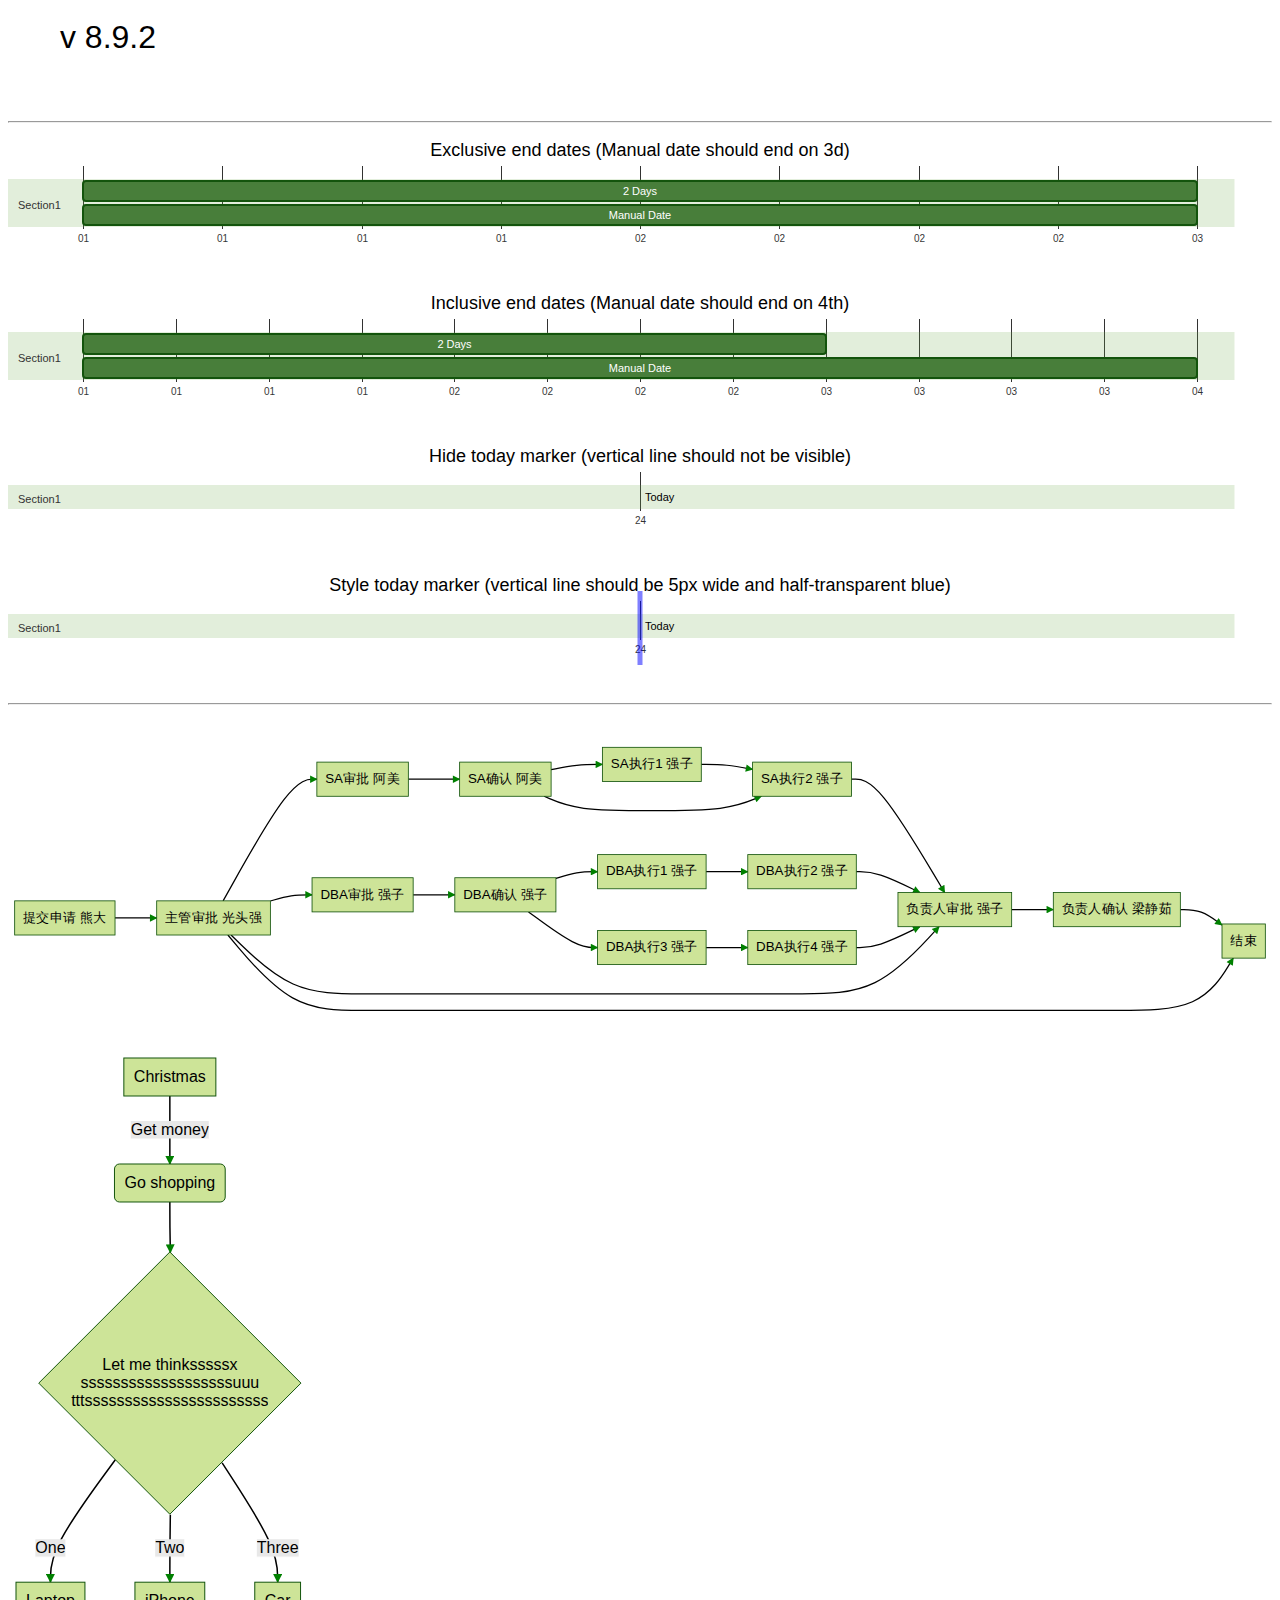
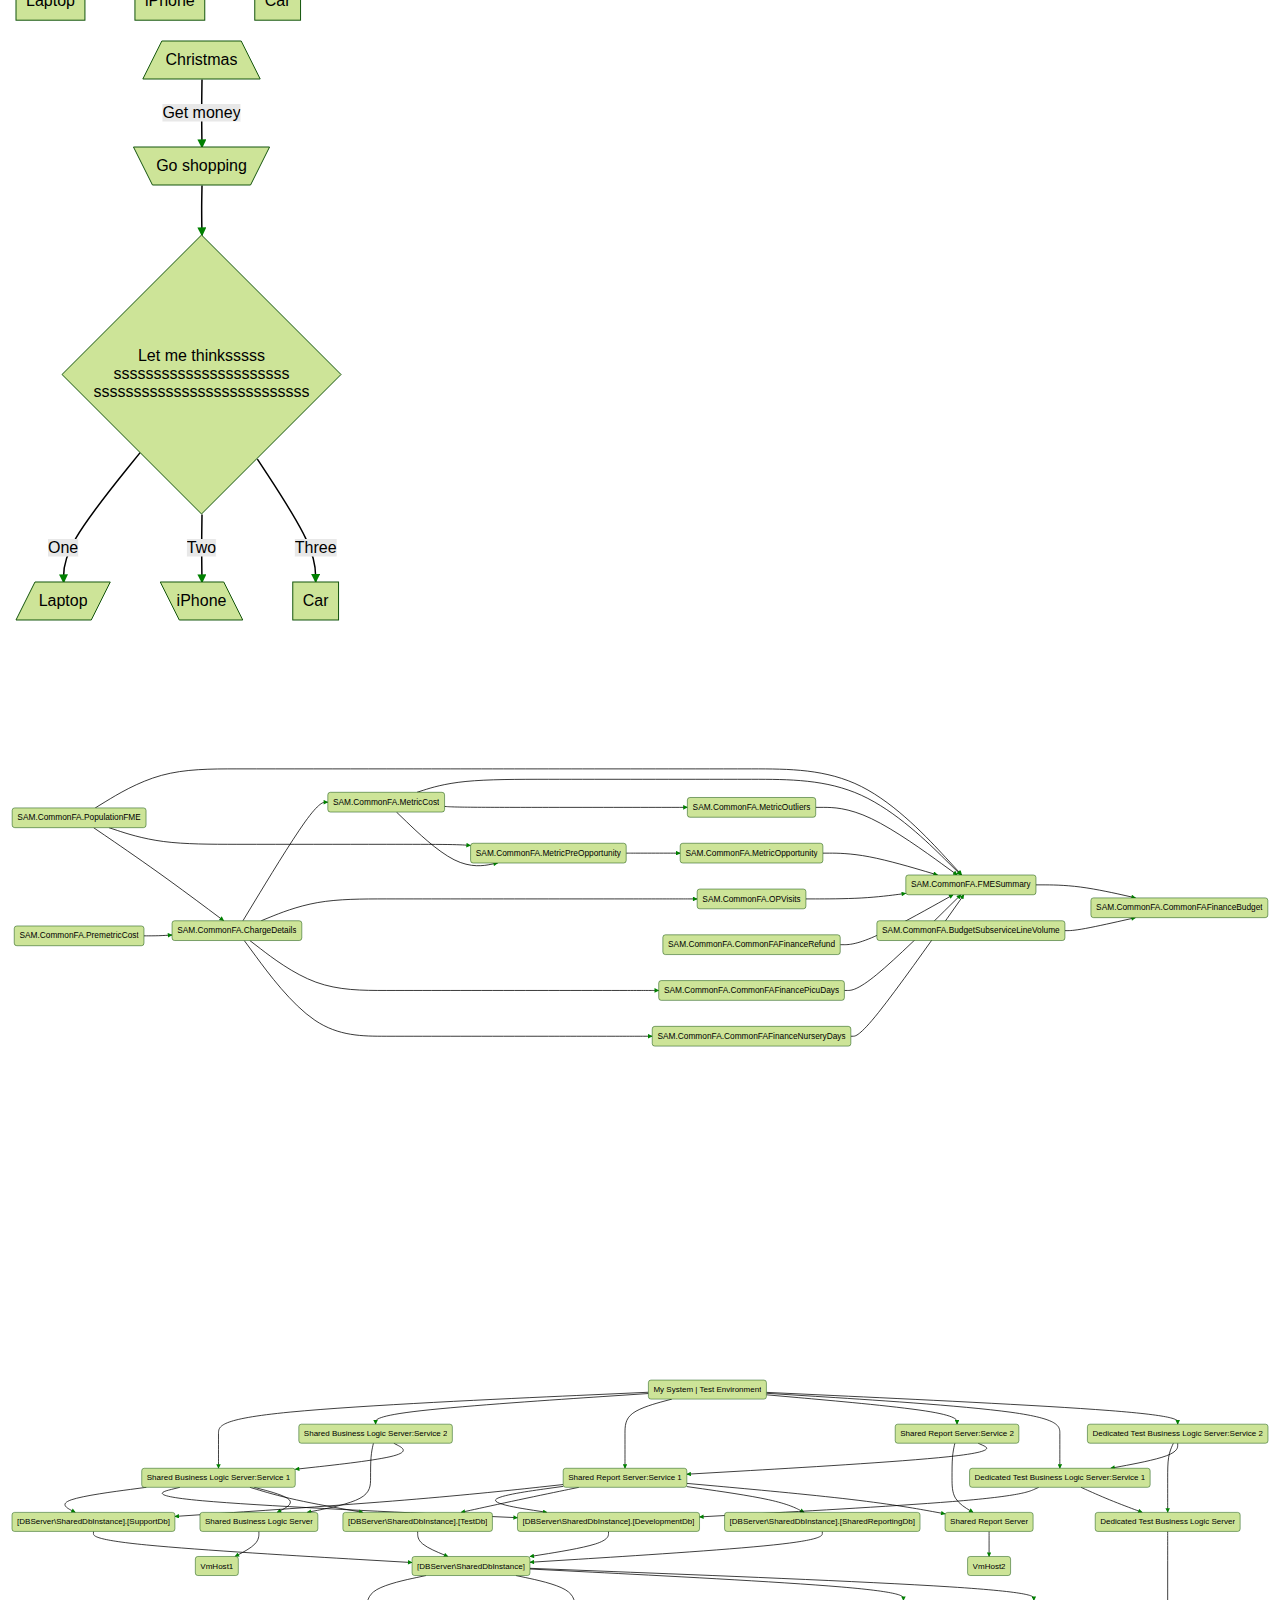
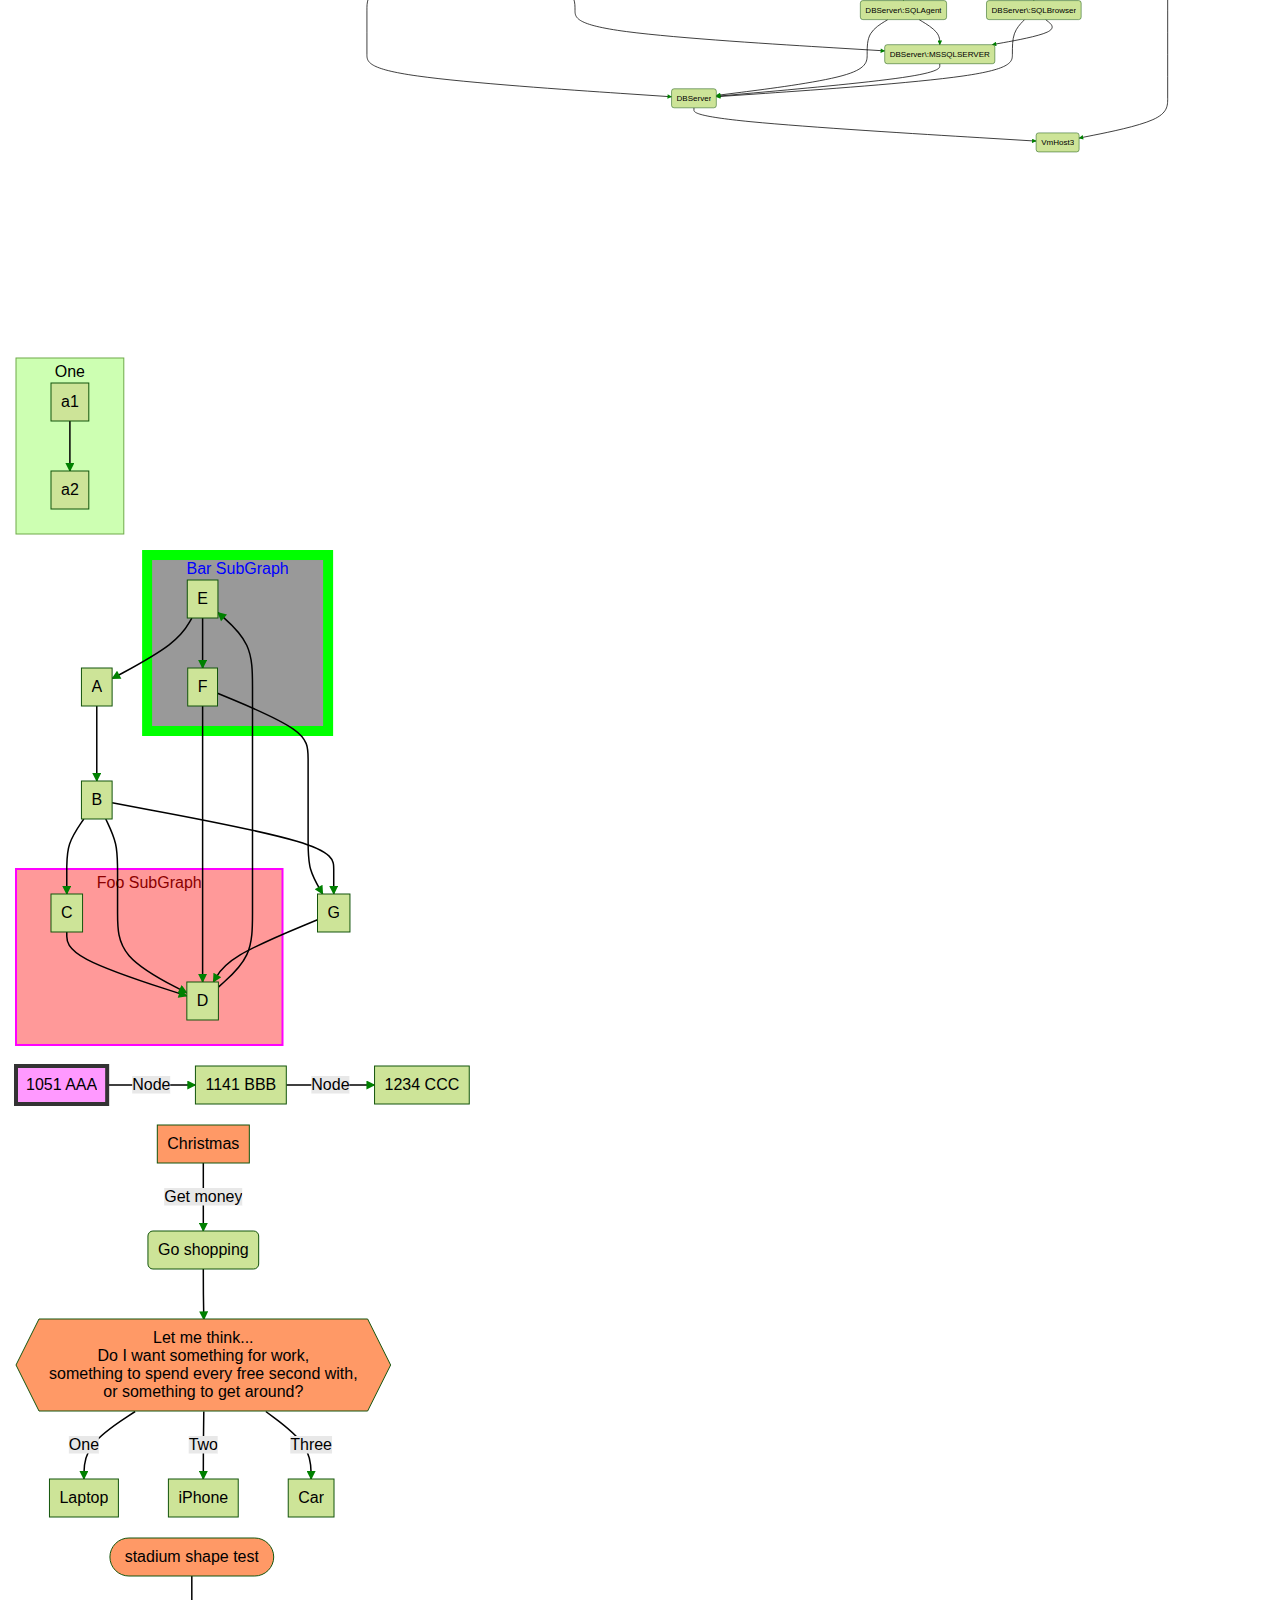
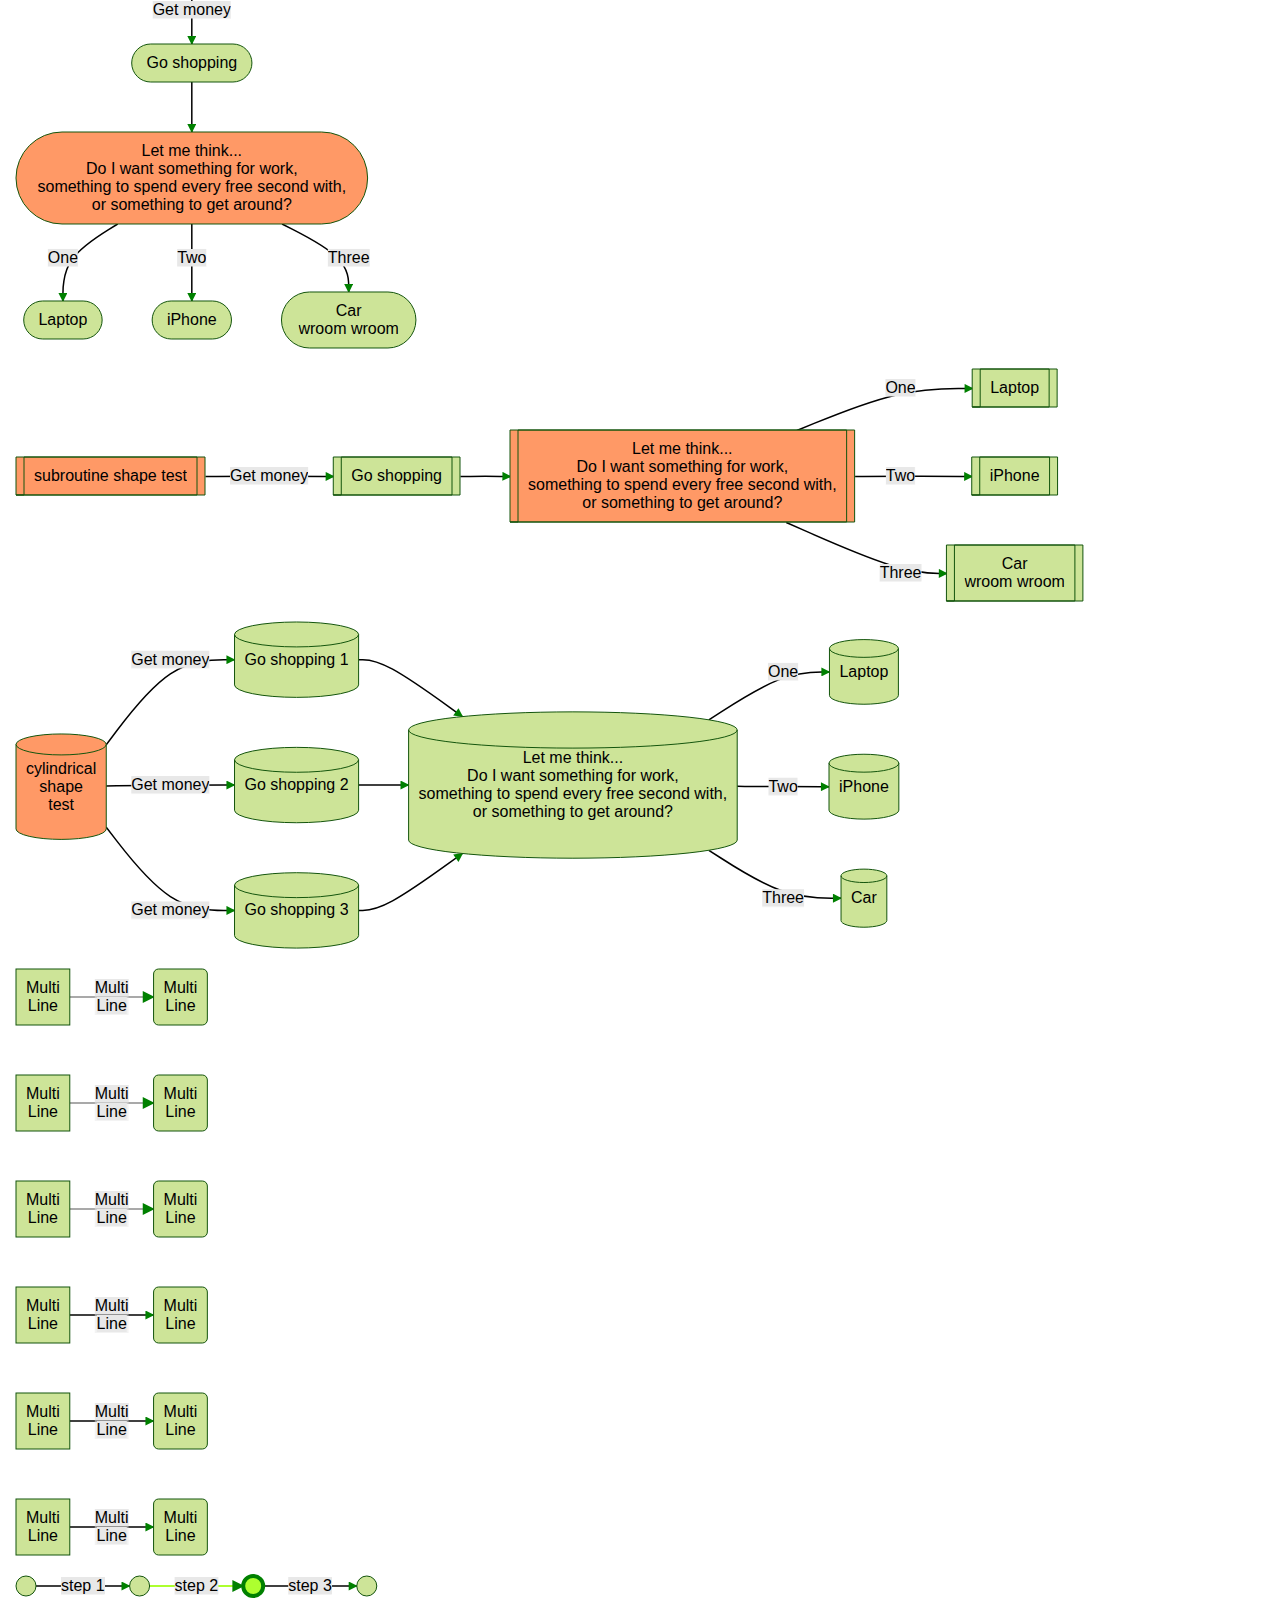
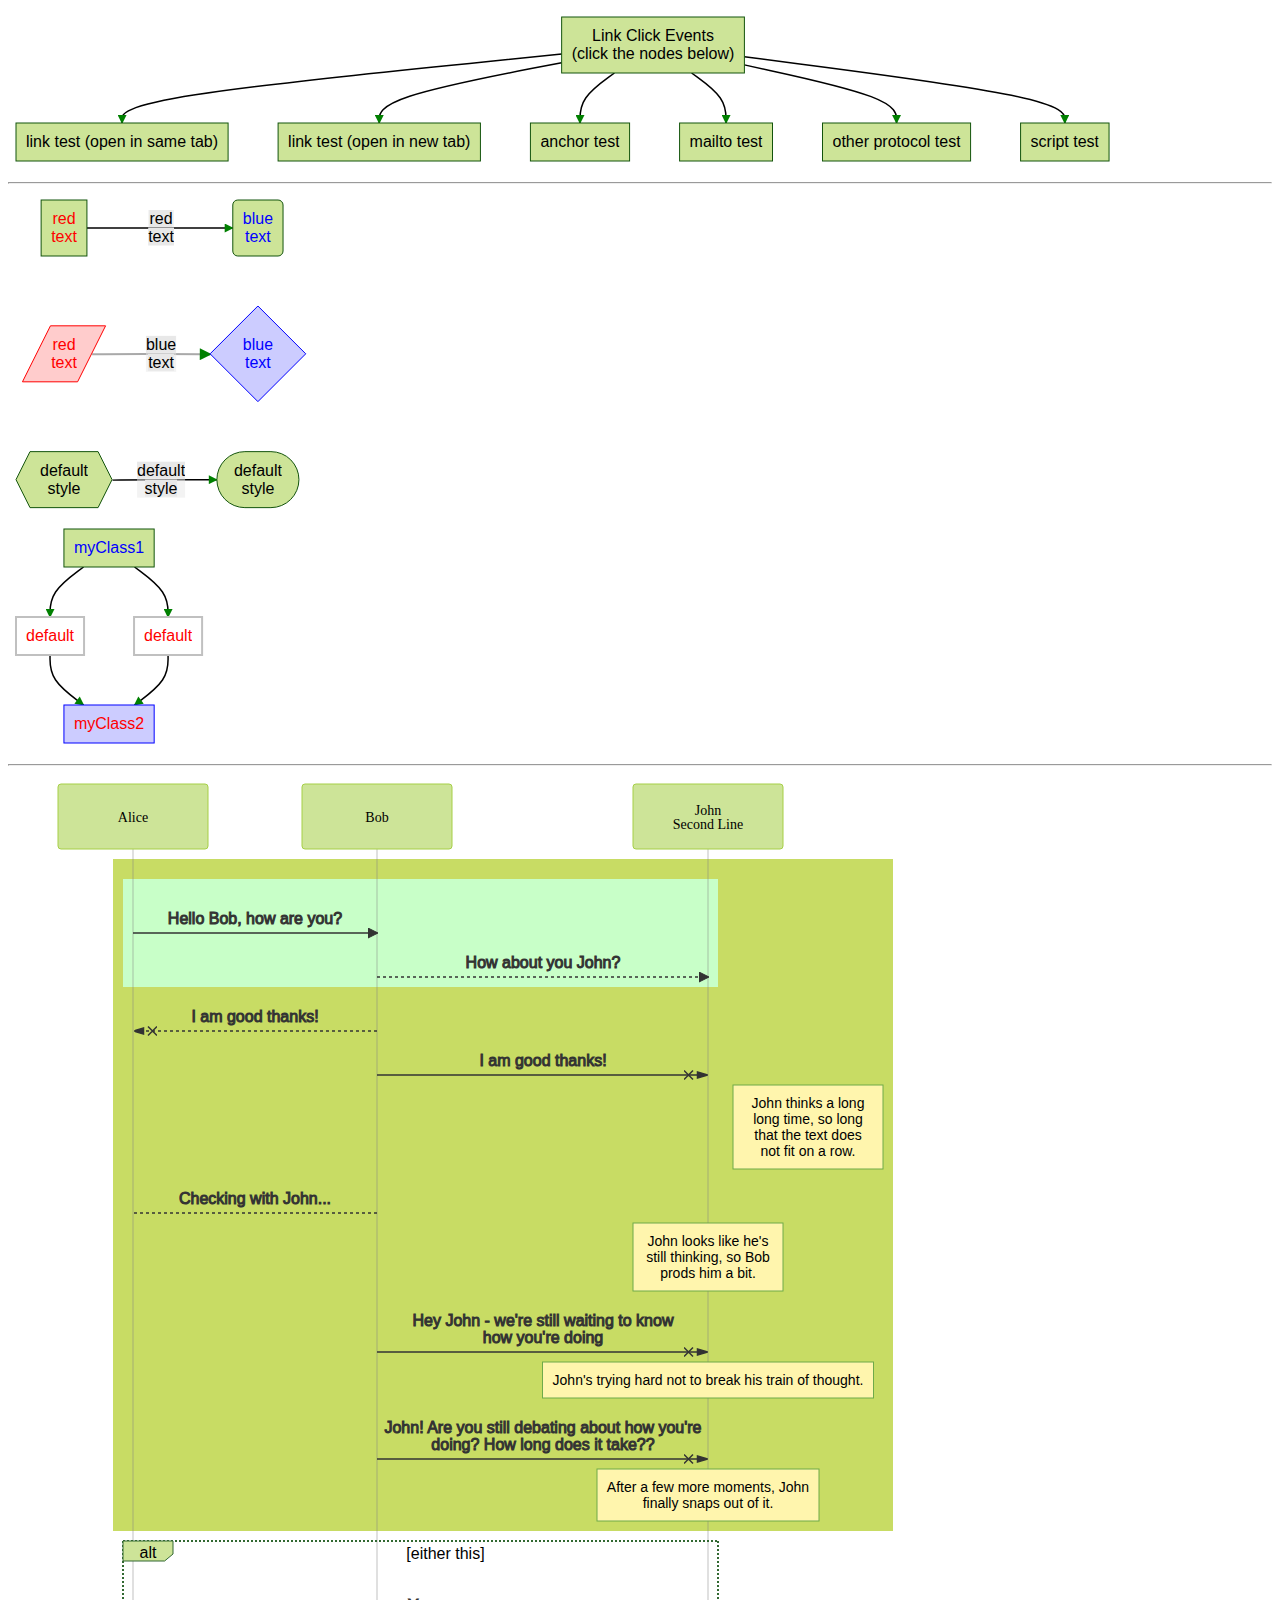
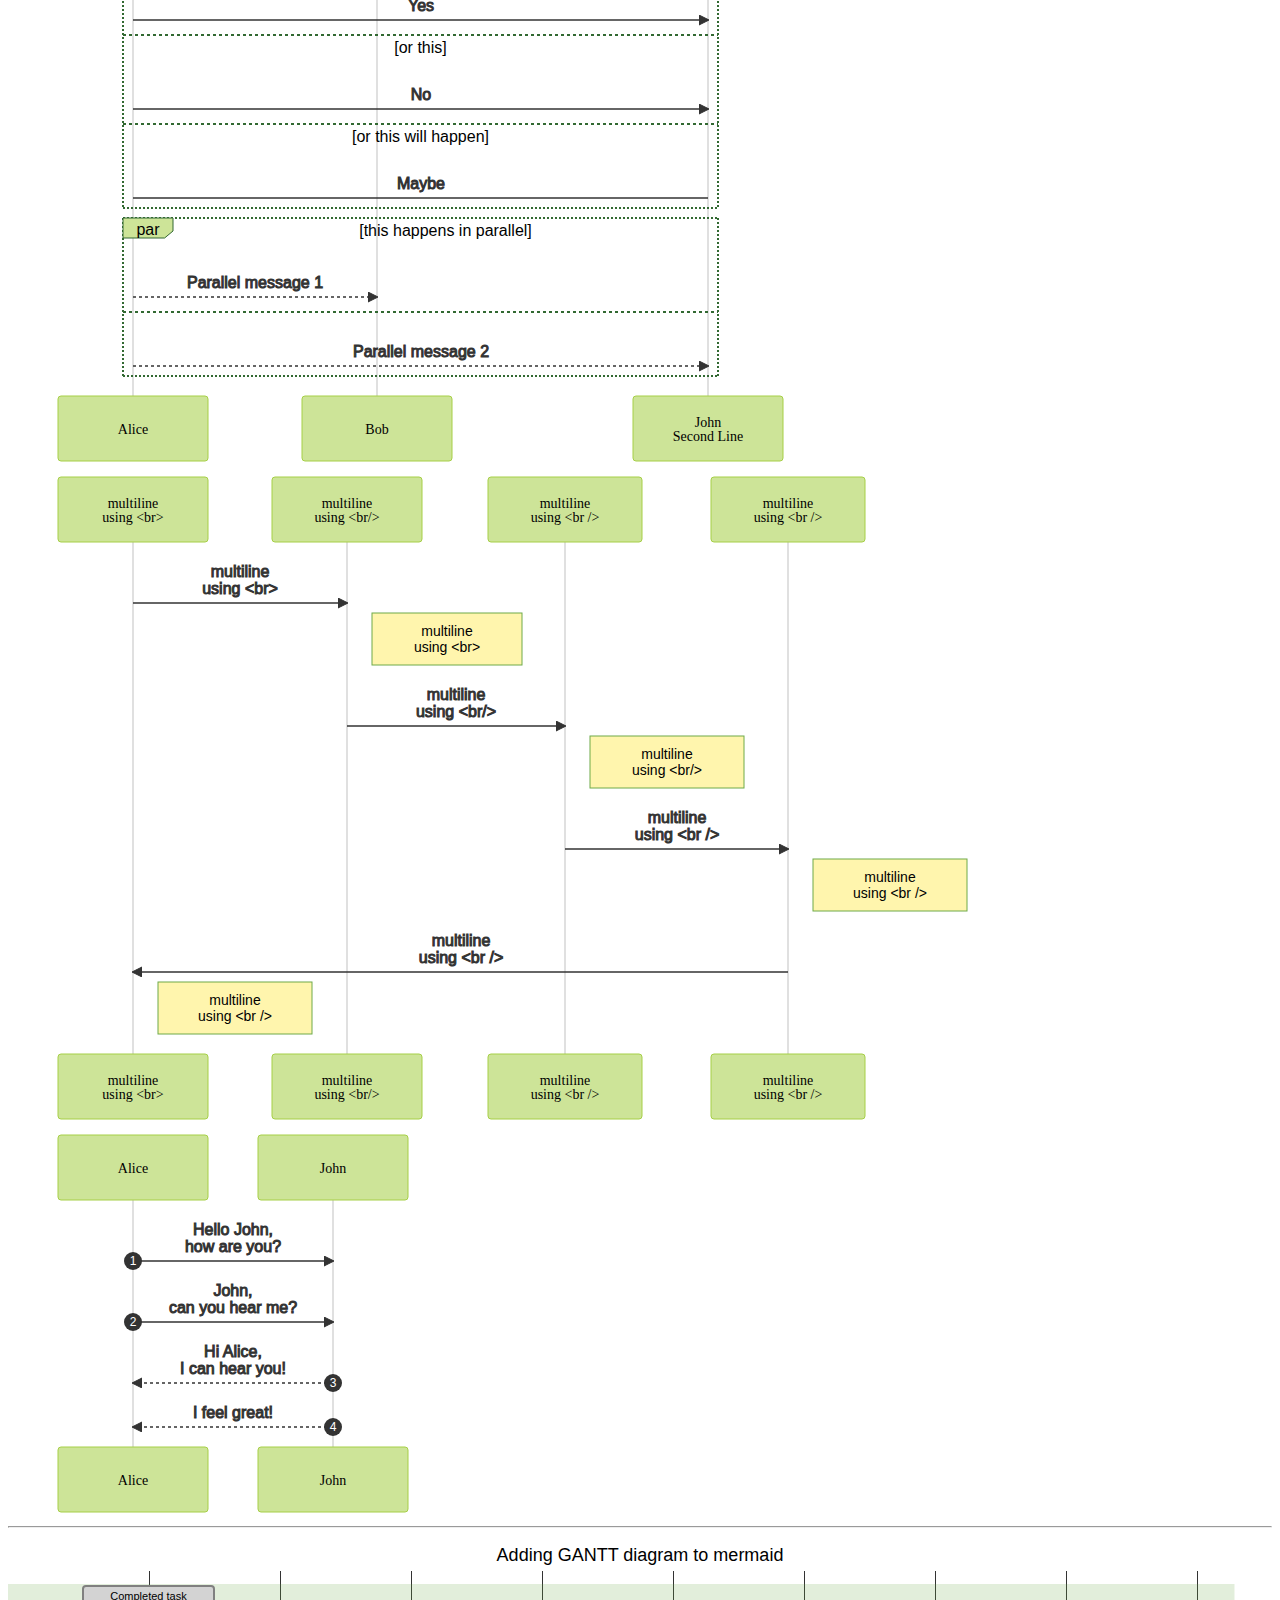
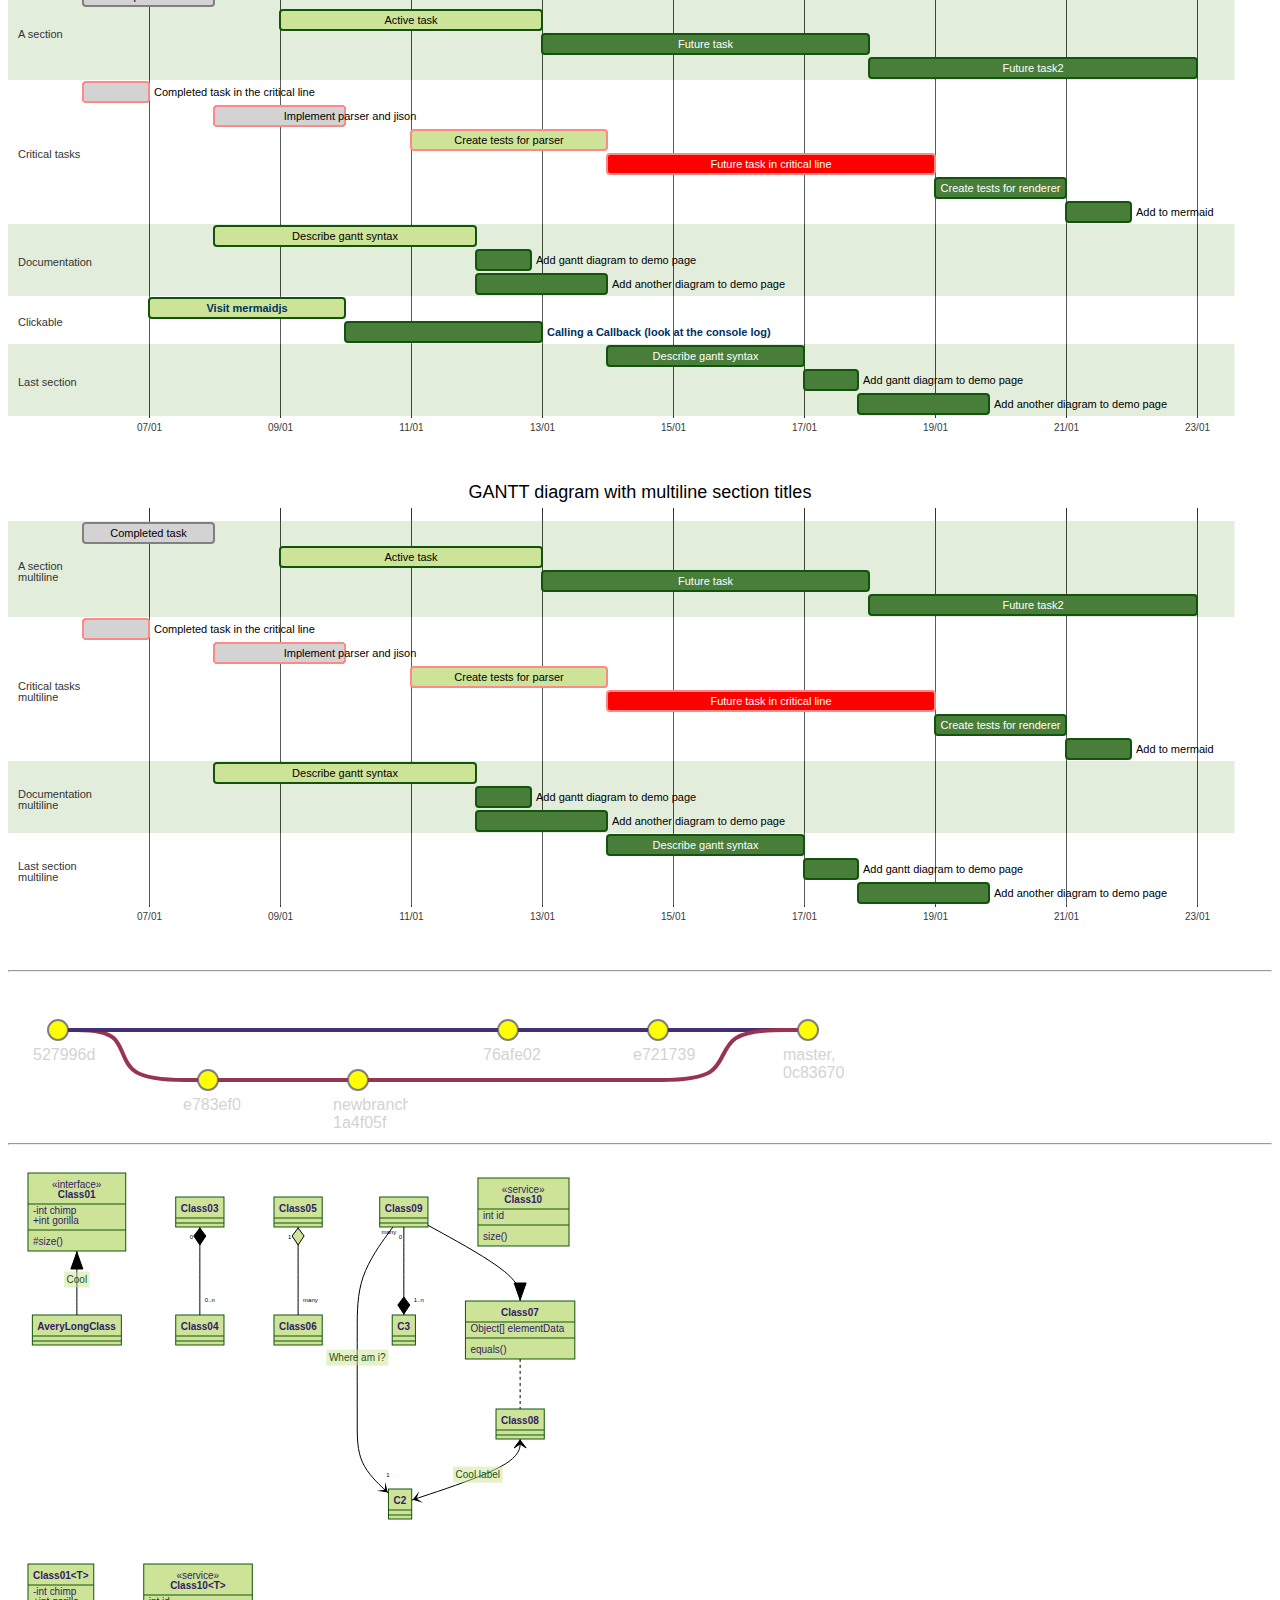
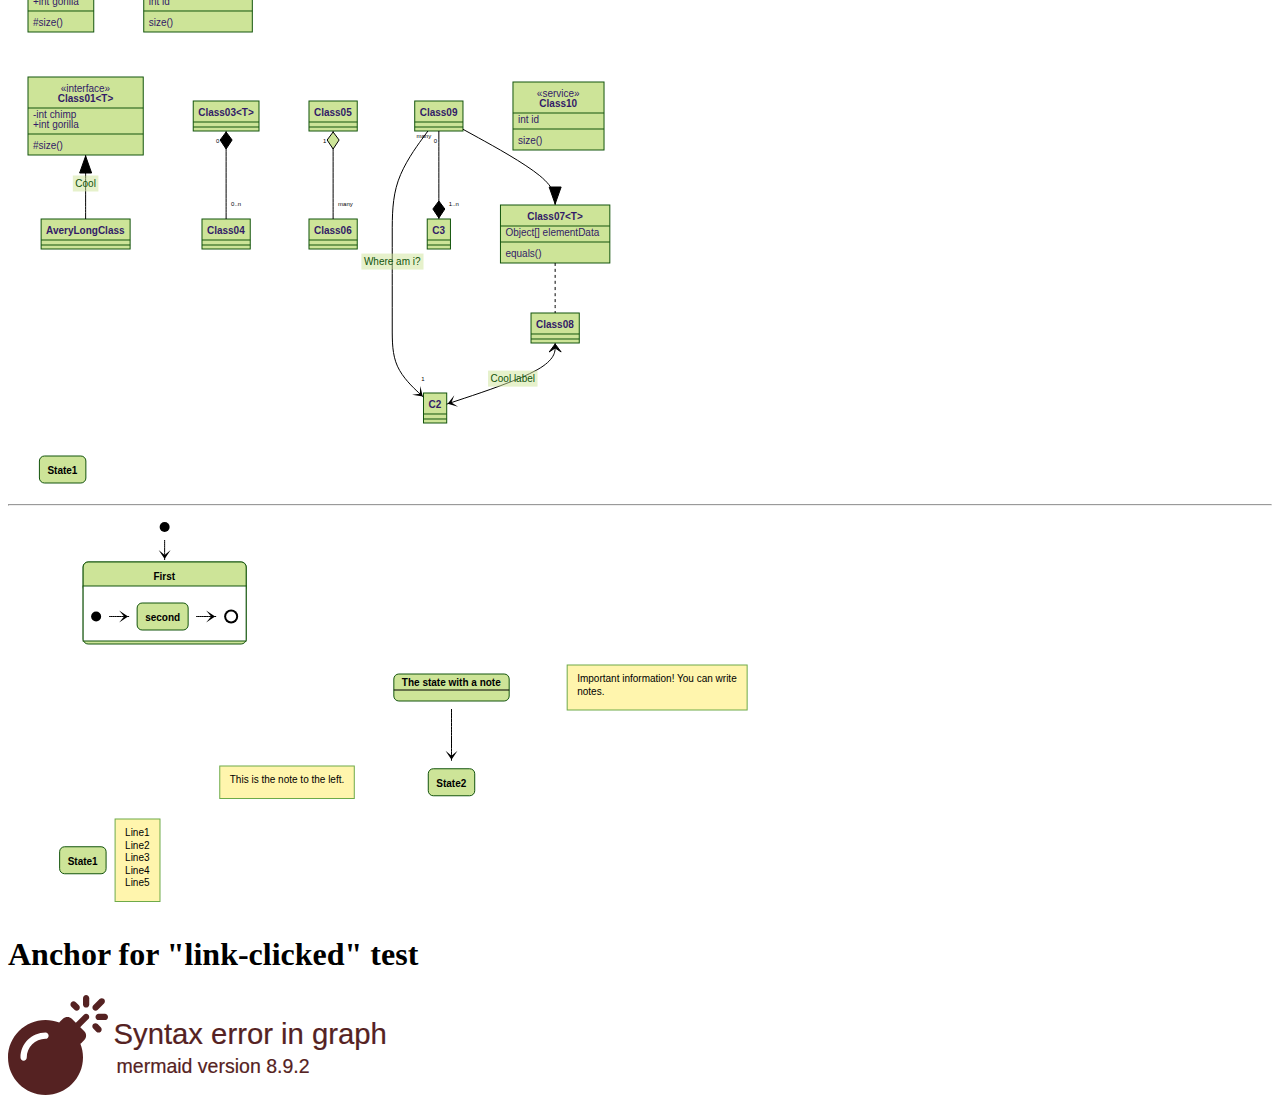
<file: docs/javascripts/mermaid/dist/index.html>
<!DOCTYPE html>
<html>
<head>
  <meta charset="utf-8">
  <meta http-equiv="X-UA-Compatible" content="IE=edge">
  <title>Mermaid Quick Test Page</title>
  <link rel="icon" type="image/png" href="[data-uri]">
  <style>
      div.mermaid {
        /* font-family: 'trebuchet ms', verdana, arial; */
        font-family: 'Courier New', Courier, monospace !important;
      }
  </style>
</head>
<body>
  <div class="mermaid">
    info
  </div>

  <hr/>

  <div class="mermaid">
    gantt
      title Exclusive end dates (Manual date should end on 3d)
      dateFormat YYYY-MM-DD
      axisFormat %d
      section Section1
       2 Days: 1, 2019-01-01,2d
       Manual Date: 2, 2019-01-01,2019-01-03
  </div>
  <div class="mermaid">
    gantt
      title Inclusive end dates (Manual date should end on 4th)
      dateFormat YYYY-MM-DD
      axisFormat %d
      inclusiveEndDates
      section Section1
       2 Days: 1, 2019-01-01,2d
       Manual Date: 2, 2019-01-01,2019-01-03
  </div>
  <div class="mermaid">
    gantt
      title Hide today marker (vertical line should not be visible)
      dateFormat YYYY-MM-DD
      axisFormat %d
      todayMarker off
      section Section1
       Today: 1, -1h
  </div>
  <div class="mermaid">
    gantt
      title Style today marker (vertical line should be 5px wide and half-transparent blue)
      dateFormat YYYY-MM-DD
      axisFormat %d
      todayMarker stroke-width:5px,stroke:#00f,opacity:0.5
      section Section1
       Today: 1, -1h
  </div>

  <hr/>

  <div class="mermaid">
      graph LR
      sid-B3655226-6C29-4D00-B685-3D5C734DC7E1["

      提交申请
      熊大
      "];
      class sid-B3655226-6C29-4D00-B685-3D5C734DC7E1 node-executed;
      sid-4DA958A0-26D9-4D47-93A7-70F39FD7D51A["
      负责人审批
      强子
      "];
      class sid-4DA958A0-26D9-4D47-93A7-70F39FD7D51A node-executed;
      sid-E27C0367-E6D6-497F-9736-3CDC21FDE221["
      DBA审批
      强子
      "];
      class sid-E27C0367-E6D6-497F-9736-3CDC21FDE221 node-executed;
      sid-BED98281-9585-4D1B-934E-BD1AC6AC0EFD["
      SA审批
      阿美
      "];
      class sid-BED98281-9585-4D1B-934E-BD1AC6AC0EFD node-executed;
      sid-7CE72B24-E0C1-46D3-8132-8BA66BE05AA7["
      主管审批
      光头强
      "];
      class sid-7CE72B24-E0C1-46D3-8132-8BA66BE05AA7 node-executed;
      sid-A1B3CD96-7697-4D7C-BEAA-73D187B1BE89["
      DBA确认
      强子
      "];
      class sid-A1B3CD96-7697-4D7C-BEAA-73D187B1BE89 node-executed;
      sid-3E35A7FF-A2F4-4E07-9247-DBF884C81937["
      SA确认
      阿美
      "];
      class sid-3E35A7FF-A2F4-4E07-9247-DBF884C81937 node-executed;
      sid-4FC27B48-A6F9-460A-A675-021F5854FE22["
      结束
      "];
      class sid-4FC27B48-A6F9-460A-A675-021F5854FE22 node-executed;
      sid-19DD9E9F-98C1-44EE-B604-842AFEE76F1E["
      SA执行1
      强子
      "];
      class sid-19DD9E9F-98C1-44EE-B604-842AFEE76F1E node-executed;
      sid-6C2120F3-D940-4958-A067-0903DCE879C4["
      SA执行2
      强子
      "];
      class sid-6C2120F3-D940-4958-A067-0903DCE879C4 node-executed;
      sid-9180E2A0-5C4B-435F-B42F-0D152470A338["
      DBA执行1
      强子
      "];
      class sid-9180E2A0-5C4B-435F-B42F-0D152470A338 node-executed;
      sid-03A2C3AC-5337-48A5-B154-BB3FD0EC8DAD["
      DBA执行3
      强子
      "];
      class sid-03A2C3AC-5337-48A5-B154-BB3FD0EC8DAD node-executed;
      sid-D5E1F2F4-306C-47A2-BF74-F66E3D769756["
      DBA执行2
      强子
      "];
      class sid-D5E1F2F4-306C-47A2-BF74-F66E3D769756 node-executed;
      sid-8C3F2F1D-F014-4F99-B966-095DC1A2BD93["
      DBA执行4
      强子
      "];
      class sid-8C3F2F1D-F014-4F99-B966-095DC1A2BD93 node-executed;
      sid-1897B30A-9C5C-4D5B-B80B-76A038785070["
      负责人确认
      梁静茹
      "];
      class sid-1897B30A-9C5C-4D5B-B80B-76A038785070 node-executed;
      sid-B3655226-6C29-4D00-B685-3D5C734DC7E1-->sid-7CE72B24-E0C1-46D3-8132-8BA66BE05AA7;
      sid-4DA958A0-26D9-4D47-93A7-70F39FD7D51A-->sid-1897B30A-9C5C-4D5B-B80B-76A038785070;
      sid-E27C0367-E6D6-497F-9736-3CDC21FDE221-->sid-A1B3CD96-7697-4D7C-BEAA-73D187B1BE89;
      sid-BED98281-9585-4D1B-934E-BD1AC6AC0EFD-->sid-3E35A7FF-A2F4-4E07-9247-DBF884C81937;
      sid-19DD9E9F-98C1-44EE-B604-842AFEE76F1E-->sid-6C2120F3-D940-4958-A067-0903DCE879C4;
      sid-9180E2A0-5C4B-435F-B42F-0D152470A338-->sid-D5E1F2F4-306C-47A2-BF74-F66E3D769756;
      sid-03A2C3AC-5337-48A5-B154-BB3FD0EC8DAD-->sid-8C3F2F1D-F014-4F99-B966-095DC1A2BD93;
      sid-6C2120F3-D940-4958-A067-0903DCE879C4-->sid-4DA958A0-26D9-4D47-93A7-70F39FD7D51A;
      sid-1897B30A-9C5C-4D5B-B80B-76A038785070-->sid-4FC27B48-A6F9-460A-A675-021F5854FE22;
      sid-3E35A7FF-A2F4-4E07-9247-DBF884C81937-->sid-19DD9E9F-98C1-44EE-B604-842AFEE76F1E;
      sid-A1B3CD96-7697-4D7C-BEAA-73D187B1BE89-->sid-9180E2A0-5C4B-435F-B42F-0D152470A338;
      sid-A1B3CD96-7697-4D7C-BEAA-73D187B1BE89-->sid-03A2C3AC-5337-48A5-B154-BB3FD0EC8DAD;
      sid-D5E1F2F4-306C-47A2-BF74-F66E3D769756-->sid-4DA958A0-26D9-4D47-93A7-70F39FD7D51A;
      sid-8C3F2F1D-F014-4F99-B966-095DC1A2BD93-->sid-4DA958A0-26D9-4D47-93A7-70F39FD7D51A;
      sid-7CE72B24-E0C1-46D3-8132-8BA66BE05AA7-->sid-BED98281-9585-4D1B-934E-BD1AC6AC0EFD;
      sid-7CE72B24-E0C1-46D3-8132-8BA66BE05AA7-->sid-E27C0367-E6D6-497F-9736-3CDC21FDE221;
      sid-3E35A7FF-A2F4-4E07-9247-DBF884C81937-->sid-6C2120F3-D940-4958-A067-0903DCE879C4;
      sid-7CE72B24-E0C1-46D3-8132-8BA66BE05AA7-->sid-4DA958A0-26D9-4D47-93A7-70F39FD7D51A;
      sid-7CE72B24-E0C1-46D3-8132-8BA66BE05AA7-->sid-4FC27B48-A6F9-460A-A675-021F5854FE22;
    </div>
    <div class="mermaid">
      graph TD
      A[Christmas] -->|Get money| B(Go shopping)
      B --> C{Let me thinksssssx<br/>sssssssssssssssssssuuu<br />tttsssssssssssssssssssssss}
      C -->|One| D[Laptop]
      C -->|Two| E[iPhone]
      C -->|Three| F[Car]
    </div>
  <div class="mermaid">
    graph TD
    A[/Christmas\]
    A -->|Get money| B[\Go shopping/]
    B --> C{Let me thinksssss<br/>ssssssssssssssssssssss<br/>sssssssssssssssssssssssssss}
    C -->|One| D[/Laptop/]
    C -->|Two| E[\iPhone\]
    C -->|Three| F[Car]
  </div>
  <div class="mermaid">
    graph LR
47(SAM.CommonFA.FMESummary)-->48(SAM.CommonFA.CommonFAFinanceBudget)
37(SAM.CommonFA.BudgetSubserviceLineVolume)-->48(SAM.CommonFA.CommonFAFinanceBudget)
35(SAM.CommonFA.PopulationFME)-->47(SAM.CommonFA.FMESummary)
41(SAM.CommonFA.MetricCost)-->47(SAM.CommonFA.FMESummary)
44(SAM.CommonFA.MetricOutliers)-->47(SAM.CommonFA.FMESummary)
46(SAM.CommonFA.MetricOpportunity)-->47(SAM.CommonFA.FMESummary)
40(SAM.CommonFA.OPVisits)-->47(SAM.CommonFA.FMESummary)
38(SAM.CommonFA.CommonFAFinanceRefund)-->47(SAM.CommonFA.FMESummary)
43(SAM.CommonFA.CommonFAFinancePicuDays)-->47(SAM.CommonFA.FMESummary)
42(SAM.CommonFA.CommonFAFinanceNurseryDays)-->47(SAM.CommonFA.FMESummary)
45(SAM.CommonFA.MetricPreOpportunity)-->46(SAM.CommonFA.MetricOpportunity)
35(SAM.CommonFA.PopulationFME)-->45(SAM.CommonFA.MetricPreOpportunity)
41(SAM.CommonFA.MetricCost)-->45(SAM.CommonFA.MetricPreOpportunity)
41(SAM.CommonFA.MetricCost)-->44(SAM.CommonFA.MetricOutliers)
39(SAM.CommonFA.ChargeDetails)-->43(SAM.CommonFA.CommonFAFinancePicuDays)
39(SAM.CommonFA.ChargeDetails)-->42(SAM.CommonFA.CommonFAFinanceNurseryDays)
39(SAM.CommonFA.ChargeDetails)-->41(SAM.CommonFA.MetricCost)
39(SAM.CommonFA.ChargeDetails)-->40(SAM.CommonFA.OPVisits)
35(SAM.CommonFA.PopulationFME)-->39(SAM.CommonFA.ChargeDetails)
36(SAM.CommonFA.PremetricCost)-->39(SAM.CommonFA.ChargeDetails)
  </div>
  <div class="mermaid">
      graph TD
      9e122290_1ec3_e711_8c5a_005056ad0002("fa:fa-creative-commons My System | Test Environment")
      82072290_1ec3_e711_8c5a_005056ad0002("fa:fa-cogs Shared Business Logic Server:Service 1")
      db052290_1ec3_e711_8c5a_005056ad0002("fa:fa-cogs Shared Business Logic Server:Service 2")
      4e112290_1ec3_e711_8c5a_005056ad0002("fa:fa-cogs Shared Report Server:Service 1")
      30122290_1ec3_e711_8c5a_005056ad0002("fa:fa-cogs Shared Report Server:Service 2")
      5e112290_1ec3_e711_8c5a_005056ad0002("fa:fa-cogs Dedicated Test Business Logic Server:Service 1")
      c1112290_1ec3_e711_8c5a_005056ad0002("fa:fa-cogs Dedicated Test Business Logic Server:Service 2")
      b7042290_1ec3_e711_8c5a_005056ad0002("fa:fa-circle [DBServer\SharedDbInstance].[SupportDb]")
      8f102290_1ec3_e711_8c5a_005056ad0002("fa:fa-circle [DBServer\SharedDbInstance].[DevelopmentDb]")
      0e102290_1ec3_e711_8c5a_005056ad0002("fa:fa-circle [DBServer\SharedDbInstance].[TestDb]")
      07132290_1ec3_e711_8c5a_005056ad0002("fa:fa-circle [DBServer\SharedDbInstance].[SharedReportingDb]")
      c7072290_1ec3_e711_8c5a_005056ad0002("fa:fa-server Shared Business Logic Server")
      ca122290_1ec3_e711_8c5a_005056ad0002("fa:fa-server Shared Report Server")
      68102290_1ec3_e711_8c5a_005056ad0002("fa:fa-server Dedicated Test Business Logic Server")
      f4112290_1ec3_e711_8c5a_005056ad0002("fa:fa-database [DBServer\SharedDbInstance]")
      d6072290_1ec3_e711_8c5a_005056ad0002("fa:fa-server DBServer")
      71082290_1ec3_e711_8c5a_005056ad0002("fa:fa-cogs DBServer\:MSSQLSERVER")
      c0102290_1ec3_e711_8c5a_005056ad0002("fa:fa-cogs DBServer\:SQLAgent")
      9a072290_1ec3_e711_8c5a_005056ad0002("fa:fa-cogs DBServer\:SQLBrowser")
      1d0a2290_1ec3_e711_8c5a_005056ad0002("fa:fa-server VmHost1")
      200a2290_1ec3_e711_8c5a_005056ad0002("fa:fa-server VmHost2")
      1c0a2290_1ec3_e711_8c5a_005056ad0002("fa:fa-server VmHost3")
      9e122290_1ec3_e711_8c5a_005056ad0002-->82072290_1ec3_e711_8c5a_005056ad0002
      9e122290_1ec3_e711_8c5a_005056ad0002-->db052290_1ec3_e711_8c5a_005056ad0002
      9e122290_1ec3_e711_8c5a_005056ad0002-->4e112290_1ec3_e711_8c5a_005056ad0002
      9e122290_1ec3_e711_8c5a_005056ad0002-->30122290_1ec3_e711_8c5a_005056ad0002
      9e122290_1ec3_e711_8c5a_005056ad0002-->5e112290_1ec3_e711_8c5a_005056ad0002
      9e122290_1ec3_e711_8c5a_005056ad0002-->c1112290_1ec3_e711_8c5a_005056ad0002
      82072290_1ec3_e711_8c5a_005056ad0002-->b7042290_1ec3_e711_8c5a_005056ad0002
      82072290_1ec3_e711_8c5a_005056ad0002-->8f102290_1ec3_e711_8c5a_005056ad0002
      82072290_1ec3_e711_8c5a_005056ad0002-->0e102290_1ec3_e711_8c5a_005056ad0002
      82072290_1ec3_e711_8c5a_005056ad0002-->c7072290_1ec3_e711_8c5a_005056ad0002
      db052290_1ec3_e711_8c5a_005056ad0002-->c7072290_1ec3_e711_8c5a_005056ad0002
      db052290_1ec3_e711_8c5a_005056ad0002-->82072290_1ec3_e711_8c5a_005056ad0002
      4e112290_1ec3_e711_8c5a_005056ad0002-->b7042290_1ec3_e711_8c5a_005056ad0002
      4e112290_1ec3_e711_8c5a_005056ad0002-->8f102290_1ec3_e711_8c5a_005056ad0002
      4e112290_1ec3_e711_8c5a_005056ad0002-->0e102290_1ec3_e711_8c5a_005056ad0002
      4e112290_1ec3_e711_8c5a_005056ad0002-->07132290_1ec3_e711_8c5a_005056ad0002
      4e112290_1ec3_e711_8c5a_005056ad0002-->ca122290_1ec3_e711_8c5a_005056ad0002
      30122290_1ec3_e711_8c5a_005056ad0002-->ca122290_1ec3_e711_8c5a_005056ad0002
      30122290_1ec3_e711_8c5a_005056ad0002-->4e112290_1ec3_e711_8c5a_005056ad0002
      5e112290_1ec3_e711_8c5a_005056ad0002-->8f102290_1ec3_e711_8c5a_005056ad0002
      5e112290_1ec3_e711_8c5a_005056ad0002-->68102290_1ec3_e711_8c5a_005056ad0002
      c1112290_1ec3_e711_8c5a_005056ad0002-->68102290_1ec3_e711_8c5a_005056ad0002
      c1112290_1ec3_e711_8c5a_005056ad0002-->5e112290_1ec3_e711_8c5a_005056ad0002
      b7042290_1ec3_e711_8c5a_005056ad0002-->f4112290_1ec3_e711_8c5a_005056ad0002
      8f102290_1ec3_e711_8c5a_005056ad0002-->f4112290_1ec3_e711_8c5a_005056ad0002
      0e102290_1ec3_e711_8c5a_005056ad0002-->f4112290_1ec3_e711_8c5a_005056ad0002
      07132290_1ec3_e711_8c5a_005056ad0002-->f4112290_1ec3_e711_8c5a_005056ad0002
      c7072290_1ec3_e711_8c5a_005056ad0002-->1d0a2290_1ec3_e711_8c5a_005056ad0002
      ca122290_1ec3_e711_8c5a_005056ad0002-->200a2290_1ec3_e711_8c5a_005056ad0002
      68102290_1ec3_e711_8c5a_005056ad0002-->1c0a2290_1ec3_e711_8c5a_005056ad0002
      f4112290_1ec3_e711_8c5a_005056ad0002-->d6072290_1ec3_e711_8c5a_005056ad0002
      f4112290_1ec3_e711_8c5a_005056ad0002-->71082290_1ec3_e711_8c5a_005056ad0002
      f4112290_1ec3_e711_8c5a_005056ad0002-->c0102290_1ec3_e711_8c5a_005056ad0002
      f4112290_1ec3_e711_8c5a_005056ad0002-->9a072290_1ec3_e711_8c5a_005056ad0002
      d6072290_1ec3_e711_8c5a_005056ad0002-->1c0a2290_1ec3_e711_8c5a_005056ad0002
      71082290_1ec3_e711_8c5a_005056ad0002-->d6072290_1ec3_e711_8c5a_005056ad0002
      c0102290_1ec3_e711_8c5a_005056ad0002-->d6072290_1ec3_e711_8c5a_005056ad0002
      c0102290_1ec3_e711_8c5a_005056ad0002-->71082290_1ec3_e711_8c5a_005056ad0002
      9a072290_1ec3_e711_8c5a_005056ad0002-->d6072290_1ec3_e711_8c5a_005056ad0002
      9a072290_1ec3_e711_8c5a_005056ad0002-->71082290_1ec3_e711_8c5a_005056ad0002
  </div>
  <div class="mermaid">
graph TB
	subgraph One
		a1-->a2
	end
  </div>
  <div class="mermaid">
  graph TB
  A
  B
  subgraph foo[Foo SubGraph]
    C
    D
  end
  subgraph bar[Bar SubGraph]
    E
    F
  end
  G

  A-->B
  B-->C
  C-->D
  B-->D
  D-->E
  E-->A
  E-->F
  F-->D
  F-->G
  B-->G
  G-->D

  style foo fill:#F99,stroke-width:2px,stroke:#F0F,color:darkred
  style bar fill:#999,stroke-width:10px,stroke:#0F0,color:blue
  </div>
  <div class="mermaid">
      graph LR
      456ac9b0d15a8b7f1e71073221059886[1051 AAA fa:fa-check]
      f7f580e11d00a75814d2ded41fe8e8fe[1141 BBB fa:fa-check]
      81dc9bdb52d04dc20036dbd8313ed055[1234 CCC fa:fa-check]
      456ac9b0d15a8b7f1e71073221059886 -->|Node| f7f580e11d00a75814d2ded41fe8e8fe
      f7f580e11d00a75814d2ded41fe8e8fe -->|Node| 81dc9bdb52d04dc20036dbd8313ed055
      click 456ac9b0d15a8b7f1e71073221059886 "/admin/user/view?id=1051" "AAA
      6000"
      click f7f580e11d00a75814d2ded41fe8e8fe "/admin/user/view?id=1141" "BBB
      600"
      click 81dc9bdb52d04dc20036dbd8313ed055 "/admin/user/view?id=1234" "CCC
      3000"
      style 456ac9b0d15a8b7f1e71073221059886 fill:#f9f,stroke:#333,stroke-width:4px
  </div>
  <div class="mermaid">
    graph TD
    A[Christmas] -->|Get money| B(Go shopping)
    B --> C{{Let me think...<br />Do I want something for work,<br />something to spend every free second with,<br />or something to get around?}}
    C -->|One| D[Laptop]
    C -->|Two| E[iPhone]
    C -->|Three| F[Car]
    click A "index.html#link-clicked" "link test"
    click B testClick "click test"
    classDef someclass fill:#f96;
    class A someclass;
    class C someclass;
  </div>
  <div class="mermaid">
    graph TD
    A([stadium shape test])
    A -->|Get money| B([Go shopping])
    B --> C([Let me think...<br />Do I want something for work,<br />something to spend every free second with,<br />or something to get around?])
    C -->|One| D([Laptop])
    C -->|Two| E([iPhone])
    C -->|Three| F([Car<br/>wroom wroom])
    click A "index.html#link-clicked" "link test"
    click B testClick "click test"
    classDef someclass fill:#f96;
    class A someclass;
    class C someclass;
  </div>
  <div class="mermaid">
    graph LR
    A[[subroutine shape test]]
    A -->|Get money| B[[Go shopping]]
    B --> C[[Let me think...<br />Do I want something for work,<br />something to spend every free second with,<br />or something to get around?]]
    C -->|One| D[[Laptop]]
    C -->|Two| E[[iPhone]]
    C -->|Three| F[[Car<br/>wroom wroom]]
    click A "index.html#link-clicked" "link test"
    click B testClick "click test"
    classDef someclass fill:#f96;
    class A someclass;
    class C someclass;
  </div>
  <div class="mermaid">
    graph LR
    A[(cylindrical<br />shape<br />test)]
    A -->|Get money| B1[(Go shopping 1)]
    A -->|Get money| B2[(Go shopping 2)]
    A -->|Get money| B3[(Go shopping 3)]
    C[(Let me think...<br />Do I want something for work,<br />something to spend every free second with,<br />or something to get around?)]
    B1 --> C
    B2 --> C
    B3 --> C
    C -->|One| D[(Laptop)]
    C -->|Two| E[(iPhone)]
    C -->|Three| F[(Car)]
    click A "index.html#link-clicked" "link test"
    click B testClick "click test"
    classDef someclass fill:#f96;
    class A someclass;
  </div>
  <div class="mermaid">
    graph LR
    A1[Multi<br>Line] -->|Multi<br>Line| B1(Multi<br>Line)
    C1[Multi<br/>Line] -->|Multi<br/>Line| D1(Multi<br/>Line)
    E1[Multi<br />Line] -->|Multi<br />Line| F1(Multi<br />Line)
    A2[Multi<br>Line] -->|Multi<br>Line| B2(Multi<br>Line)
    C2[Multi<br/>Line] -->|Multi<br/>Line| D2(Multi<br/>Line)
    E2[Multi<br />Line] -->|Multi<br />Line| F2(Multi<br />Line)
    linkStyle 0 stroke:DarkGray,stroke-width:2px
    linkStyle 1 stroke:DarkGray,stroke-width:2px
    linkStyle 2 stroke:DarkGray,stroke-width:2px
  </div>
  <div class="mermaid">
    graph LR
    A(( )) -->|step 1| B(( ))
    B(( )) -->|step 2| C(( ))
    C(( )) -->|step 3| D(( ))
    linkStyle 1 stroke:greenyellow,stroke-width:2px
    style C fill:greenyellow,stroke:green,stroke-width:4px
  </div>
  <div class="mermaid">
    graph TB
    TITLE["Link Click Events<br>(click the nodes below)"]
    A["link test (open in same tab)"]
    B["link test (open in new tab)"]
    C[anchor test]
    D[mailto test]
    E[other protocol test]
    F[script test]
    TITLE --> A & B & C & D & E & F
    click A "https://mermaid-js.github.io/mermaid/#/" "link test (open in same tab)"
    click B "https://mermaid-js.github.io/mermaid/#/" "link test (open in new tab)" _blank
    click C "#link-clicked"
    click D "mailto:user@user.user" "mailto test"
    click E "notes://do-your-thing/id" "other protocol test"
    click F "javascript:alert('test')" "script test"
  </div>
  <hr/>
  <div class="mermaid">
    graph LR
    A[red<br>text] -->|red<br>text| B(blue<br>text)
    C[/red<br/>text/] -->|blue<br/>text| D{blue<br/>text}
    E{{default<br />style}} -->|default<br />style| F([default<br />style])
    linkStyle default color:Sienna;
    linkStyle 0 color:red;
    linkStyle 1 stroke:DarkGray,stroke-width:2px,color:#0000ff
    style A color:red;
    style B color:blue;
    style C stroke:#ff0000,fill:#ffcccc,color:#ff0000
    style D stroke:#0000ff,fill:#ccccff,color:#0000ff
    click B "index.html#link-clicked" "link test"
    click D testClick "click test"
  </div>
  <div class="mermaid">
    graph TD
    A[myClass1] --> B[default] & C[default]
    B[default] & C[default] --> D[myClass2]
    classDef default stroke-width:2px,fill:none,stroke:silver
    classDef node color:red
    classDef myClass1 color:#0000ff
    classDef myClass2 stroke:#0000ff,fill:#ccccff
    class A myClass1
    class D myClass2
  </div>

  <hr/>

  <div class="mermaid">
sequenceDiagram
participant Alice
participant Bob
participant John as John<br/>Second Line
rect rgb(200, 220, 100)
rect rgb(200, 255, 200)
Alice ->> Bob: Hello Bob, how are you?
Bob-->>John: How about you John?
end
Bob--x Alice: I am good thanks!
Bob-x John: I am good thanks!
Note right of John: John thinks a long<br/>long time, so long<br/>that the text does<br/>not fit on a row.
Bob-->Alice: Checking with John...
Note over John:wrap: John looks like he's still thinking, so Bob prods him a bit.
Bob-x John: Hey John - we're still waiting to know<br/>how you're doing
Note over John:nowrap: John's trying hard not to break his train of thought.
Bob-x John:wrap: John! Are you still debating about how you're doing? How long does it take??
Note over John: After a few more moments, John<br/>finally snaps out of it.
end
alt either this
Alice->>John: Yes
else or this
Alice->>John: No
else or this will happen
Alice->John: Maybe
end
par this happens in parallel
Alice -->> Bob: Parallel message 1
and
Alice -->> John: Parallel message 2
end
  </div>
  <div class="mermaid">
    sequenceDiagram
    participant 1 as multiline<br>using #lt;br#gt;
    participant 2 as multiline<br/>using #lt;br/#gt;
    participant 3 as multiline<br />using #lt;br /#gt;
    participant 4 as multiline<br 	/>using #lt;br 	/#gt;
    1->>2: multiline<br>using #lt;br#gt;
    note right of 2: multiline<br>using #lt;br#gt;
    2->>3: multiline<br/>using #lt;br/#gt;
    note right of 3: multiline<br/>using #lt;br/#gt;
    3->>4: multiline<br />using #lt;br /#gt;
    note right of 4: multiline<br />using #lt;br /#gt;
    4->>1: multiline<br 	/>using #lt;br 	/#gt;
    note right of 1: multiline<br 	/>using #lt;br 	/#gt;
  </div>
  <div class="mermaid">
    sequenceDiagram
    autonumber
    Alice->>John: Hello John,<br>how are you?
    Alice->>John: John,<br/>can you hear me?
    John-->>Alice: Hi Alice,<br />I can hear you!
    John-->>Alice: I feel great!
  </div>

  <hr/>

  <div class="mermaid">
gantt
dateFormat  YYYY-MM-DD
axisFormat  %d/%m
title Adding GANTT diagram to mermaid
excludes weekdays 2014-01-10

section A section
Completed task            :done,    des1, 2014-01-06,2014-01-08
Active task               :active,  des2, 2014-01-09, 3d
Future task               :         des3, after des2, 5d
Future task2               :         des4, after des3, 5d

section Critical tasks
Completed task in the critical line :crit, done, 2014-01-06,24h
Implement parser and jison          :crit, done, after des1, 2d
Create tests for parser             :crit, active, 3d
Future task in critical line        :crit, 5d
Create tests for renderer           :2d
Add to mermaid                      :1d

section Documentation
Describe gantt syntax               :active, a1, after des1, 3d
Add gantt diagram to demo page      :after a1  , 20h
Add another diagram to demo page    :doc1, after a1  , 48h

section Clickable
Visit mermaidjs               :active, cl1, 2014-01-07,2014-01-10
Calling a Callback (look at the console log) :cl2, after cl1, 3d

click cl1 href "https://mermaidjs.github.io/"
click cl2 call ganttTestClick("test", test, test)

section Last section
Describe gantt syntax               :after doc1, 3d
Add gantt diagram to demo page      : 20h
Add another diagram to demo page    : 48h
  </div>
  <div class="mermaid">
    gantt
    dateFormat  YYYY-MM-DD
    axisFormat  %d/%m
    title       GANTT diagram with multiline section titles
    excludes    weekdays 2014-01-10

    section A section<br>multiline
    Completed task            : done,    des1, 2014-01-06,2014-01-08
    Active task               : active,  des2, 2014-01-09, 3d
    Future task               :          des3, after des2, 5d
    Future task2              :          des4, after des3, 5d

    section Critical tasks<br/>multiline
    Completed task in the critical line : crit, done, 2014-01-06, 24h
    Implement parser and jison          : crit, done, after des1, 2d
    Create tests for parser             : crit, active, 3d
    Future task in critical line        : crit, 5d
    Create tests for renderer           : 2d
    Add to mermaid                      : 1d

    section Documentation<br />multiline
    Describe gantt syntax               : active, a1, after des1, 3d
    Add gantt diagram to demo page      : after a1, 20h
    Add another diagram to demo page    : doc1, after a1, 48h

    section Last section<br	/>multiline
    Describe gantt syntax               : after doc1, 3d
    Add gantt diagram to demo page      : 20h
    Add another diagram to demo page    : 48h
  </div>

  <hr/>

  <div class="mermaid">
gitGraph:
options
{
    "nodeSpacing": 150,
    "nodeRadius": 10
}
end
commit
branch newbranch
checkout newbranch
commit
commit
checkout master
commit
commit
merge newbranch
  </div>

  <hr/>

  <div class="mermaid">
classDiagram
Class01 <|-- AveryLongClass : Cool
&lt;&lt;interface&gt;&gt; Class01
Class03 "0" *-- "0..n" Class04
Class05 "1" o-- "many" Class06
Class07 .. Class08
Class09 "many" --> "1" C2  : Where am i?
Class09 "0" --* "1..n" C3
Class09 --|> Class07
Class07 : equals()
Class07 : Object[] elementData
Class01 : #size()
Class01 : -int chimp
Class01 : +int gorilla
Class08 <--> C2: Cool label
class Class10 {
  &lt;&lt;service&gt;&gt;
  int id
  size()
}
  </div>

  <div class="mermaid">
    classDiagram
    class Class01~T~
    Class01 : #size()
    Class01 : -int chimp
    Class01 : +int gorilla
    class Class10~T~ {
      &lt;&lt;service&gt;&gt;
      int id
      size()
    }
  </div>

  <div class="mermaid">
    classDiagram
    Class01~T~ <|-- AveryLongClass : Cool
    &lt;&lt;interface&gt;&gt; Class01
    Class03~T~ "0" *-- "0..n" Class04
    Class05 "1" o-- "many" Class06
    Class07~T~ .. Class08
    Class09 "many" --> "1" C2  : Where am i?
    Class09 "0" --* "1..n" C3
    Class09 --|> Class07
    Class07 : equals()
    Class07 : Object[] elementData
    Class01 : #size()
    Class01 : -int chimp
    Class01 : +int gorilla
    Class08 <--> C2: Cool label
    class Class10 {
      &lt;&lt;service&gt;&gt;
      int id
      size()
    }
  </div>

  <div class="mermaid">
    stateDiagram
      State1
  </div>

  <hr>

  <div class="mermaid">
    stateDiagram
    [*] --> First
    state First {
        [*] --> second
        second --> [*]
    }
  </div>
  <div class="mermaid">
    stateDiagram
        State1: The state with a note
        note right of State1
            Important information! You can write
            notes.
        end note
        State1 --> State2
        note left of State2 : This is the note to the left.
  </div>
  <div class="mermaid">
    stateDiagram
    State1
    note right of State1
    Line1<br>Line2<br/>Line3<br />Line4<br	/>Line5
    end note
  </div>

  <h1 id="link-clicked">Anchor for "link-clicked" test</h1>

  <script src="./mermaid.js"></script>
  <script>
    mermaid.initialize({
      theme: 'forest',
      // themeCSS: '.node rect { fill: red; }',
      logLevel: 3,
      securityLevel: 'loose',
      flowchart: { curve: 'basis' },
      gantt: { axisFormat: '%m/%d/%Y' },
      sequence: { actorMargin: 50 },
      // sequenceDiagram: { actorMargin: 300 } // deprecated
    });
  </script>
  <script>
    function ganttTestClick(a, b, c){
      console.log("a:", a)
      console.log("b:", b)
      console.log("c:", c)
    }
    function testClick(nodeId) {
      console.log("clicked", nodeId)
      var originalBgColor = document.querySelector('body').style.backgroundColor
      document.querySelector('body').style.backgroundColor = 'yellow'
      setTimeout(function() {
        document.querySelector('body').style.backgroundColor = originalBgColor
      }, 100)
    }
  </script>
  <script>
     const testLineEndings = (test, input) => {
       try {
         mermaid.render(test, input, () => {});
       } catch (err) {
         console.error("Error in %s:\n\n%s", test, err);
       }
     };

     testLineEndings("CR", "graph LR\rsubgraph CR\rA --> B\rend");
     testLineEndings("LF", "graph LR\nsubgraph LF\nA --> B\nend");
     testLineEndings("CRLF", "graph LR\r\nsubgraph CRLF\r\nA --> B\r\nend");
  </script>
</body>
</html>
</file>
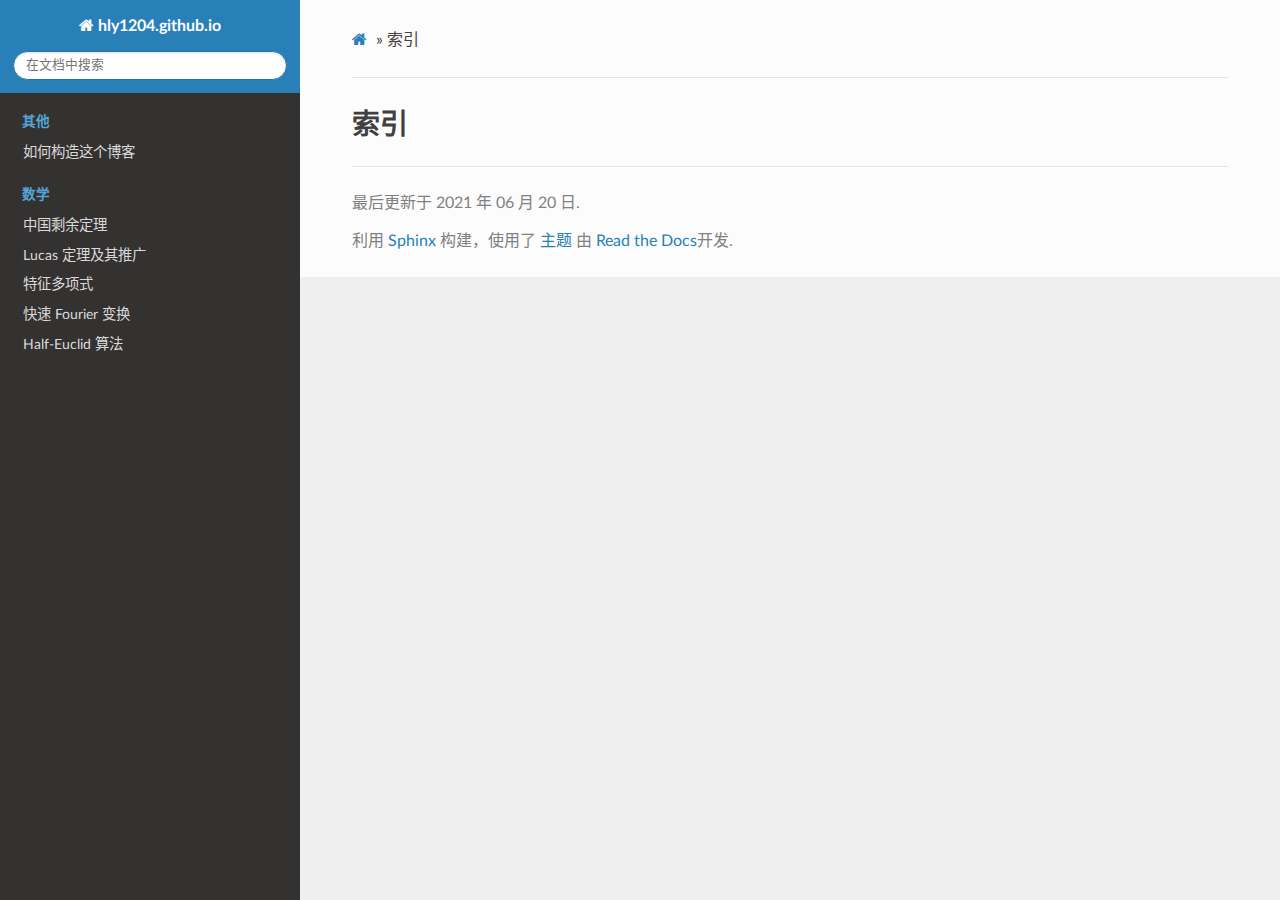
<file: genindex.html>
<!DOCTYPE html>
<html class="writer-html5" lang="zh-CN" >
<head>
  <meta charset="utf-8" />
  
  <meta name="viewport" content="width=device-width, initial-scale=1.0" />
  
  <title>索引 &mdash; hly1204.github.io  文档</title>
  

  
  <link rel="stylesheet" href="_static/css/custom.css" type="text/css" />
  <link rel="stylesheet" href="_static/pygments.css" type="text/css" />
  <link rel="stylesheet" href="_static/pygments.css" type="text/css" />
  <link rel="stylesheet" href="_static/css/custom.css" type="text/css" />
  <link rel="stylesheet" href="_static/copybutton.css" type="text/css" />

  
  

  
  

  

  
  <!--[if lt IE 9]>
    <script src="_static/js/html5shiv.min.js"></script>
  <![endif]-->
  
    
      <script type="text/javascript" id="documentation_options" data-url_root="./" src="_static/documentation_options.js"></script>
        <script data-url_root="./" id="documentation_options" src="_static/documentation_options.js"></script>
        <script src="_static/jquery.js"></script>
        <script src="_static/underscore.js"></script>
        <script src="_static/doctools.js"></script>
        <script src="_static/clipboard.min.js"></script>
        <script src="_static/copybutton.js"></script>
        <script src="_static/translations.js"></script>
    
    <script type="text/javascript" src="_static/js/theme.js"></script>

    
    <link rel="index" title="索引" href="#" />
    <link rel="search" title="搜索" href="search.html" /> 
</head>

<body class="wy-body-for-nav">

   
  <div class="wy-grid-for-nav">
    
    <nav data-toggle="wy-nav-shift" class="wy-nav-side">
      <div class="wy-side-scroll">
        <div class="wy-side-nav-search" >
          

          
            <a href="index.html" class="icon icon-home"> hly1204.github.io
          

          
          </a>

          
            
            
          

          
<div role="search">
  <form id="rtd-search-form" class="wy-form" action="search.html" method="get">
    <input type="text" name="q" placeholder="在文档中搜索" />
    <input type="hidden" name="check_keywords" value="yes" />
    <input type="hidden" name="area" value="default" />
  </form>
</div>

          
        </div>

        
        <div class="wy-menu wy-menu-vertical" data-spy="affix" role="navigation" aria-label="main navigation">
          
            
            
              
            
            
              <p class="caption"><span class="caption-text">其他</span></p>
<ul>
<li class="toctree-l1"><a class="reference internal" href="misc/how_to_build_this_blog.html">如何构造这个博客</a></li>
</ul>
<p class="caption"><span class="caption-text">数学</span></p>
<ul>
<li class="toctree-l1"><a class="reference internal" href="math/Chinese_remainder_theorem.html">中国剩余定理</a></li>
<li class="toctree-l1"><a class="reference internal" href="math/Lucas_theorem.html">Lucas 定理及其推广</a></li>
<li class="toctree-l1"><a class="reference internal" href="math/characteristic_polynomial.html">特征多项式</a></li>
<li class="toctree-l1"><a class="reference internal" href="math/fast_Fourier_transform.html">快速 Fourier 变换</a></li>
<li class="toctree-l1"><a class="reference internal" href="math/half_Euclid.html">Half-Euclid 算法</a></li>
</ul>

            
          
        </div>
        
      </div>
    </nav>

    <section data-toggle="wy-nav-shift" class="wy-nav-content-wrap">

      
      <nav class="wy-nav-top" aria-label="top navigation">
        
          <i data-toggle="wy-nav-top" class="fa fa-bars"></i>
          <a href="index.html">hly1204.github.io</a>
        
      </nav>


      <div class="wy-nav-content">
        
        <div class="rst-content">
        
          

















<div role="navigation" aria-label="breadcrumbs navigation">

  <ul class="wy-breadcrumbs">
    
      <li><a href="index.html" class="icon icon-home"></a> &raquo;</li>
        
      <li>索引</li>
    
    
      <li class="wy-breadcrumbs-aside">
        
          
        
      </li>
    
  </ul>

  
  <hr/>
</div>
          <div role="main" class="document" itemscope="itemscope" itemtype="http://schema.org/Article">
           <div itemprop="articleBody">
            

<h1 id="index">索引</h1>

<div class="genindex-jumpbox">
 
</div>


           </div>
           
          </div>
          <footer>

  <hr/>

  <div role="contentinfo">
    <p>
      <span class="lastupdated">
        最后更新于 2021 年 06 月 20 日.
      </span>

    </p>
  </div>
    
    
    
    利用 <a href="https://www.sphinx-doc.org/">Sphinx</a> 构建，使用了 
    
    <a href="https://github.com/readthedocs/sphinx_rtd_theme">主题</a>
    
    由 <a href="https://readthedocs.org">Read the Docs</a>开发. 

</footer>
        </div>
      </div>

    </section>

  </div>
  

  <script type="text/javascript">
      jQuery(function () {
          SphinxRtdTheme.Navigation.enable(true);
      });
  </script>

  
  
    
   

</body>
</html>
</file>
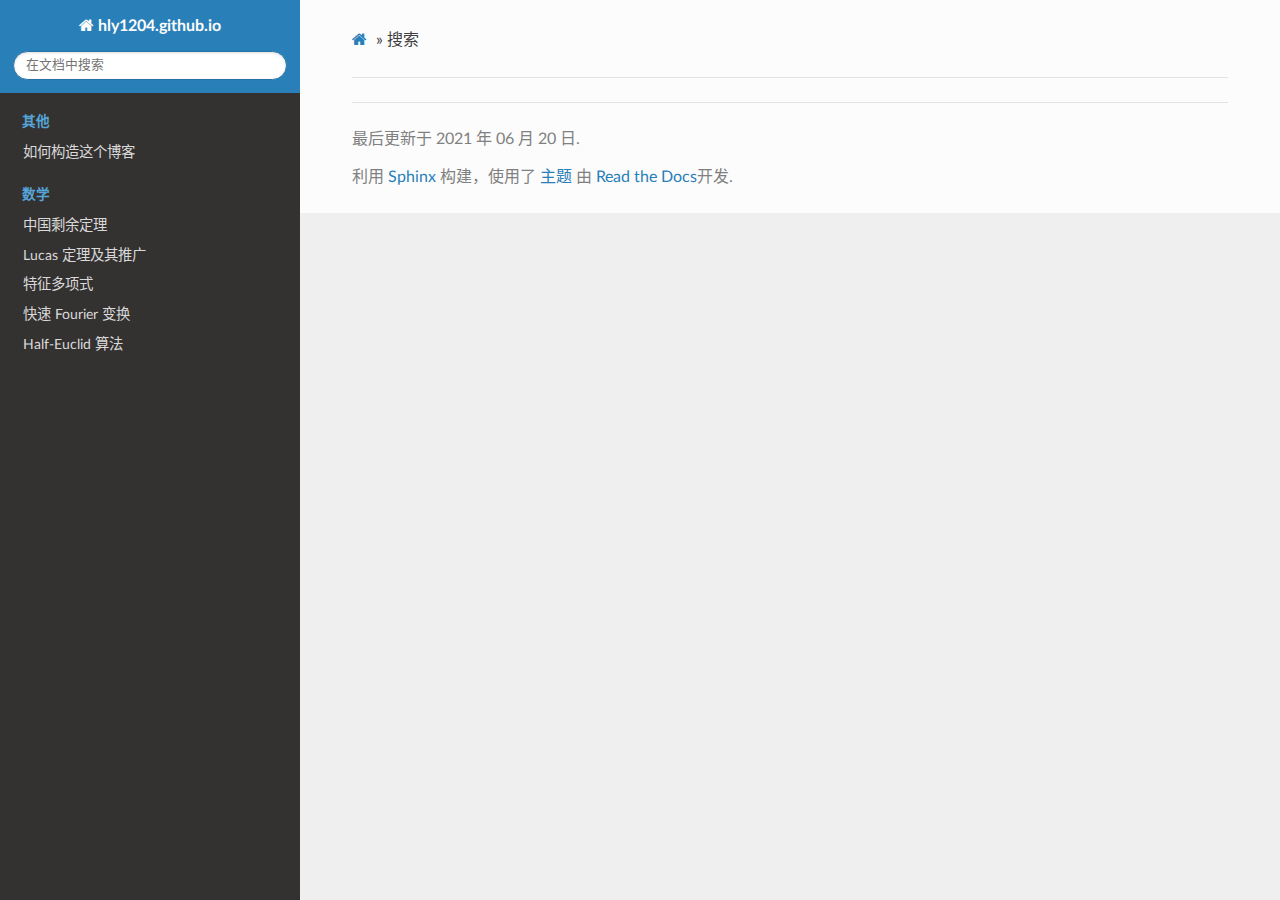
<file: search.html>
<!DOCTYPE html>
<html class="writer-html5" lang="zh-CN" >
<head>
  <meta charset="utf-8" />
  
  <meta name="viewport" content="width=device-width, initial-scale=1.0" />
  
  <title>搜索 &mdash; hly1204.github.io  文档</title>
  

  
  <link rel="stylesheet" href="_static/css/custom.css" type="text/css" />
  <link rel="stylesheet" href="_static/pygments.css" type="text/css" />
  <link rel="stylesheet" href="_static/pygments.css" type="text/css" />
  <link rel="stylesheet" href="_static/css/custom.css" type="text/css" />
  <link rel="stylesheet" href="_static/copybutton.css" type="text/css" />

  
  

  
  

  

  
    
  <!--[if lt IE 9]>
    <script src="_static/js/html5shiv.min.js"></script>
  <![endif]-->
  
    
      <script type="text/javascript" id="documentation_options" data-url_root="./" src="_static/documentation_options.js"></script>
        <script data-url_root="./" id="documentation_options" src="_static/documentation_options.js"></script>
        <script src="_static/jquery.js"></script>
        <script src="_static/underscore.js"></script>
        <script src="_static/doctools.js"></script>
        <script src="_static/clipboard.min.js"></script>
        <script src="_static/copybutton.js"></script>
        <script src="_static/translations.js"></script>
    
    <script type="text/javascript" src="_static/js/theme.js"></script>

    
    <script type="text/javascript" src="_static/searchtools.js"></script>
    <script type="text/javascript" src="_static/language_data.js"></script>
    <link rel="index" title="索引" href="genindex.html" />
    <link rel="search" title="搜索" href="#" /> 
</head>

<body class="wy-body-for-nav">

   
  <div class="wy-grid-for-nav">
    
    <nav data-toggle="wy-nav-shift" class="wy-nav-side">
      <div class="wy-side-scroll">
        <div class="wy-side-nav-search" >
          

          
            <a href="index.html" class="icon icon-home"> hly1204.github.io
          

          
          </a>

          
            
            
          

          
<div role="search">
  <form id="rtd-search-form" class="wy-form" action="#" method="get">
    <input type="text" name="q" placeholder="在文档中搜索" />
    <input type="hidden" name="check_keywords" value="yes" />
    <input type="hidden" name="area" value="default" />
  </form>
</div>

          
        </div>

        
        <div class="wy-menu wy-menu-vertical" data-spy="affix" role="navigation" aria-label="main navigation">
          
            
            
              
            
            
              <p class="caption"><span class="caption-text">其他</span></p>
<ul>
<li class="toctree-l1"><a class="reference internal" href="misc/how_to_build_this_blog.html">如何构造这个博客</a></li>
</ul>
<p class="caption"><span class="caption-text">数学</span></p>
<ul>
<li class="toctree-l1"><a class="reference internal" href="math/Chinese_remainder_theorem.html">中国剩余定理</a></li>
<li class="toctree-l1"><a class="reference internal" href="math/Lucas_theorem.html">Lucas 定理及其推广</a></li>
<li class="toctree-l1"><a class="reference internal" href="math/characteristic_polynomial.html">特征多项式</a></li>
<li class="toctree-l1"><a class="reference internal" href="math/fast_Fourier_transform.html">快速 Fourier 变换</a></li>
<li class="toctree-l1"><a class="reference internal" href="math/half_Euclid.html">Half-Euclid 算法</a></li>
</ul>

            
          
        </div>
        
      </div>
    </nav>

    <section data-toggle="wy-nav-shift" class="wy-nav-content-wrap">

      
      <nav class="wy-nav-top" aria-label="top navigation">
        
          <i data-toggle="wy-nav-top" class="fa fa-bars"></i>
          <a href="index.html">hly1204.github.io</a>
        
      </nav>


      <div class="wy-nav-content">
        
        <div class="rst-content">
        
          

















<div role="navigation" aria-label="breadcrumbs navigation">

  <ul class="wy-breadcrumbs">
    
      <li><a href="index.html" class="icon icon-home"></a> &raquo;</li>
        
      <li>搜索</li>
    
    
      <li class="wy-breadcrumbs-aside">
        
      </li>
    
  </ul>

  
  <hr/>
</div>
          <div role="main" class="document" itemscope="itemscope" itemtype="http://schema.org/Article">
           <div itemprop="articleBody">
            
  <noscript>
  <div id="fallback" class="admonition warning">
    <p class="last">
      请启用 JavaScript 以便使用搜索功能
    </p>
  </div>
  </noscript>

  
  <div id="search-results">
  
  </div>

           </div>
           
          </div>
          <footer>

  <hr/>

  <div role="contentinfo">
    <p>
      <span class="lastupdated">
        最后更新于 2021 年 06 月 20 日.
      </span>

    </p>
  </div>
    
    
    
    利用 <a href="https://www.sphinx-doc.org/">Sphinx</a> 构建，使用了 
    
    <a href="https://github.com/readthedocs/sphinx_rtd_theme">主题</a>
    
    由 <a href="https://readthedocs.org">Read the Docs</a>开发. 

</footer>
        </div>
      </div>

    </section>

  </div>
  

  <script type="text/javascript">
      jQuery(function () {
          SphinxRtdTheme.Navigation.enable(true);
      });
  </script>

  
  
    
  
  <script type="text/javascript">
    jQuery(function() { Search.loadIndex("searchindex.js"); });
  </script>
  
  <script type="text/javascript" id="searchindexloader"></script>
   


</body>
</html>
</file>
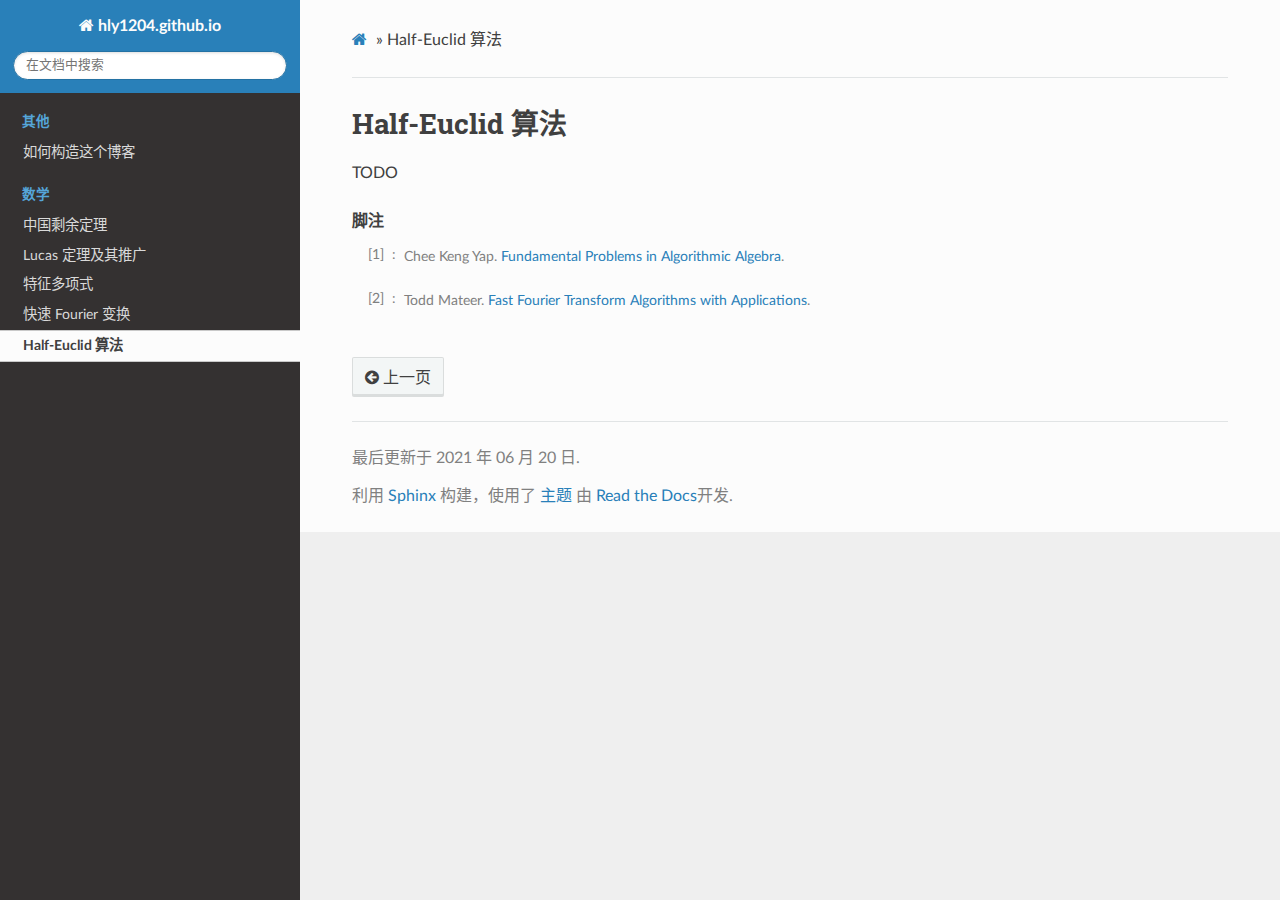
<file: math/half_Euclid.html>
<!DOCTYPE html>
<html class="writer-html5" lang="zh-CN" >
<head>
  <meta charset="utf-8" />
  
  <meta name="viewport" content="width=device-width, initial-scale=1.0" />
  
  <title>Half-Euclid 算法 &mdash; hly1204.github.io  文档</title>
  

  
  <link rel="stylesheet" href="../_static/css/custom.css" type="text/css" />
  <link rel="stylesheet" href="../_static/pygments.css" type="text/css" />
  <link rel="stylesheet" href="../_static/pygments.css" type="text/css" />
  <link rel="stylesheet" href="../_static/css/custom.css" type="text/css" />
  <link rel="stylesheet" href="../_static/copybutton.css" type="text/css" />

  
  

  
  

  

  
  <!--[if lt IE 9]>
    <script src="../_static/js/html5shiv.min.js"></script>
  <![endif]-->
  
    
      <script type="text/javascript" id="documentation_options" data-url_root="../" src="../_static/documentation_options.js"></script>
        <script data-url_root="../" id="documentation_options" src="../_static/documentation_options.js"></script>
        <script src="../_static/jquery.js"></script>
        <script src="../_static/underscore.js"></script>
        <script src="../_static/doctools.js"></script>
        <script src="../_static/clipboard.min.js"></script>
        <script src="../_static/copybutton.js"></script>
        <script src="../_static/translations.js"></script>
    
    <script type="text/javascript" src="../_static/js/theme.js"></script>

    
    <link rel="index" title="索引" href="../genindex.html" />
    <link rel="search" title="搜索" href="../search.html" />
    <link rel="prev" title="快速 Fourier 变换" href="fast_Fourier_transform.html" /> 
</head>

<body class="wy-body-for-nav">

   
  <div class="wy-grid-for-nav">
    
    <nav data-toggle="wy-nav-shift" class="wy-nav-side">
      <div class="wy-side-scroll">
        <div class="wy-side-nav-search" >
          

          
            <a href="../index.html" class="icon icon-home"> hly1204.github.io
          

          
          </a>

          
            
            
          

          
<div role="search">
  <form id="rtd-search-form" class="wy-form" action="../search.html" method="get">
    <input type="text" name="q" placeholder="在文档中搜索" />
    <input type="hidden" name="check_keywords" value="yes" />
    <input type="hidden" name="area" value="default" />
  </form>
</div>

          
        </div>

        
        <div class="wy-menu wy-menu-vertical" data-spy="affix" role="navigation" aria-label="main navigation">
          
            
            
              
            
            
              <p class="caption"><span class="caption-text">其他</span></p>
<ul>
<li class="toctree-l1"><a class="reference internal" href="../misc/how_to_build_this_blog.html">如何构造这个博客</a></li>
</ul>
<p class="caption"><span class="caption-text">数学</span></p>
<ul class="current">
<li class="toctree-l1"><a class="reference internal" href="Chinese_remainder_theorem.html">中国剩余定理</a></li>
<li class="toctree-l1"><a class="reference internal" href="Lucas_theorem.html">Lucas 定理及其推广</a></li>
<li class="toctree-l1"><a class="reference internal" href="characteristic_polynomial.html">特征多项式</a></li>
<li class="toctree-l1"><a class="reference internal" href="fast_Fourier_transform.html">快速 Fourier 变换</a></li>
<li class="toctree-l1 current"><a class="current reference internal" href="#">Half-Euclid 算法</a></li>
</ul>

            
          
        </div>
        
      </div>
    </nav>

    <section data-toggle="wy-nav-shift" class="wy-nav-content-wrap">

      
      <nav class="wy-nav-top" aria-label="top navigation">
        
          <i data-toggle="wy-nav-top" class="fa fa-bars"></i>
          <a href="../index.html">hly1204.github.io</a>
        
      </nav>


      <div class="wy-nav-content">
        
        <div class="rst-content">
        
          

















<div role="navigation" aria-label="breadcrumbs navigation">

  <ul class="wy-breadcrumbs">
    
      <li><a href="../index.html" class="icon icon-home"></a> &raquo;</li>
        
      <li>Half-Euclid 算法</li>
    
    
      <li class="wy-breadcrumbs-aside">
        
          
        
      </li>
    
  </ul>

  
  <hr/>
</div>
          <div role="main" class="document" itemscope="itemscope" itemtype="http://schema.org/Article">
           <div itemprop="articleBody">
            
  <div class="section" id="half-euclid">
<h1>Half-Euclid 算法<a class="headerlink" href="#half-euclid" title="永久链接至标题">¶</a></h1>
<p>TODO</p>
<p class="rubric">脚注</p>
<dl class="footnote brackets">
<dt class="label" id="yap"><span class="brackets">1</span></dt>
<dd><p>Chee Keng Yap. <a class="reference external" href="http://tomlr.free.fr/Math%E9matiques/Math%20Complete/Algebra/fundamental%20problems%20in%20algorithmic%20algebra%20-%20chee%20keng%20yap.pdf">Fundamental Problems in Algorithmic Algebra</a>.</p>
</dd>
<dt class="label" id="todd"><span class="brackets">2</span></dt>
<dd><p>Todd Mateer. <a class="reference external" href="http://cr.yp.to/f2mult/mateer-thesis.pdf">Fast Fourier Transform Algorithms with Applications</a>.</p>
</dd>
</dl>
</div>


           </div>
           
          </div>
          <footer>
    <div class="rst-footer-buttons" role="navigation" aria-label="footer navigation">
        <a href="fast_Fourier_transform.html" class="btn btn-neutral float-left" title="快速 Fourier 变换" accesskey="p" rel="prev"><span class="fa fa-arrow-circle-left" aria-hidden="true"></span> 上一页</a>
    </div>

  <hr/>

  <div role="contentinfo">
    <p>
      <span class="lastupdated">
        最后更新于 2021 年 06 月 20 日.
      </span>

    </p>
  </div>
    
    
    
    利用 <a href="https://www.sphinx-doc.org/">Sphinx</a> 构建，使用了 
    
    <a href="https://github.com/readthedocs/sphinx_rtd_theme">主题</a>
    
    由 <a href="https://readthedocs.org">Read the Docs</a>开发. 

</footer>
        </div>
      </div>

    </section>

  </div>
  

  <script type="text/javascript">
      jQuery(function () {
          SphinxRtdTheme.Navigation.enable(true);
      });
  </script>

  
  
    
   

</body>
</html>
</file>
<file: _static/css/custom.css>
@import 'theme.css'; /* for the Read the Docs theme */

.wy-nav-content {
    max-width: 1000px;
}
</file>
<file: _static/pygments.css>
pre { line-height: 125%; }
td.linenos .normal { color: inherit; background-color: transparent; padding-left: 5px; padding-right: 5px; }
span.linenos { color: inherit; background-color: transparent; padding-left: 5px; padding-right: 5px; }
td.linenos .special { color: #000000; background-color: #ffffc0; padding-left: 5px; padding-right: 5px; }
span.linenos.special { color: #000000; background-color: #ffffc0; padding-left: 5px; padding-right: 5px; }
.highlight .hll { background-color: #ffffcc }
.highlight { background: #f8f8f8; }
.highlight .c { color: #408080; font-style: italic } /* Comment */
.highlight .err { border: 1px solid #FF0000 } /* Error */
.highlight .k { color: #008000; font-weight: bold } /* Keyword */
.highlight .o { color: #666666 } /* Operator */
.highlight .ch { color: #408080; font-style: italic } /* Comment.Hashbang */
.highlight .cm { color: #408080; font-style: italic } /* Comment.Multiline */
.highlight .cp { color: #BC7A00 } /* Comment.Preproc */
.highlight .cpf { color: #408080; font-style: italic } /* Comment.PreprocFile */
.highlight .c1 { color: #408080; font-style: italic } /* Comment.Single */
.highlight .cs { color: #408080; font-style: italic } /* Comment.Special */
.highlight .gd { color: #A00000 } /* Generic.Deleted */
.highlight .ge { font-style: italic } /* Generic.Emph */
.highlight .gr { color: #FF0000 } /* Generic.Error */
.highlight .gh { color: #000080; font-weight: bold } /* Generic.Heading */
.highlight .gi { color: #00A000 } /* Generic.Inserted */
.highlight .go { color: #888888 } /* Generic.Output */
.highlight .gp { color: #000080; font-weight: bold } /* Generic.Prompt */
.highlight .gs { font-weight: bold } /* Generic.Strong */
.highlight .gu { color: #800080; font-weight: bold } /* Generic.Subheading */
.highlight .gt { color: #0044DD } /* Generic.Traceback */
.highlight .kc { color: #008000; font-weight: bold } /* Keyword.Constant */
.highlight .kd { color: #008000; font-weight: bold } /* Keyword.Declaration */
.highlight .kn { color: #008000; font-weight: bold } /* Keyword.Namespace */
.highlight .kp { color: #008000 } /* Keyword.Pseudo */
.highlight .kr { color: #008000; font-weight: bold } /* Keyword.Reserved */
.highlight .kt { color: #B00040 } /* Keyword.Type */
.highlight .m { color: #666666 } /* Literal.Number */
.highlight .s { color: #BA2121 } /* Literal.String */
.highlight .na { color: #7D9029 } /* Name.Attribute */
.highlight .nb { color: #008000 } /* Name.Builtin */
.highlight .nc { color: #0000FF; font-weight: bold } /* Name.Class */
.highlight .no { color: #880000 } /* Name.Constant */
.highlight .nd { color: #AA22FF } /* Name.Decorator */
.highlight .ni { color: #999999; font-weight: bold } /* Name.Entity */
.highlight .ne { color: #D2413A; font-weight: bold } /* Name.Exception */
.highlight .nf { color: #0000FF } /* Name.Function */
.highlight .nl { color: #A0A000 } /* Name.Label */
.highlight .nn { color: #0000FF; font-weight: bold } /* Name.Namespace */
.highlight .nt { color: #008000; font-weight: bold } /* Name.Tag */
.highlight .nv { color: #19177C } /* Name.Variable */
.highlight .ow { color: #AA22FF; font-weight: bold } /* Operator.Word */
.highlight .w { color: #bbbbbb } /* Text.Whitespace */
.highlight .mb { color: #666666 } /* Literal.Number.Bin */
.highlight .mf { color: #666666 } /* Literal.Number.Float */
.highlight .mh { color: #666666 } /* Literal.Number.Hex */
.highlight .mi { color: #666666 } /* Literal.Number.Integer */
.highlight .mo { color: #666666 } /* Literal.Number.Oct */
.highlight .sa { color: #BA2121 } /* Literal.String.Affix */
.highlight .sb { color: #BA2121 } /* Literal.String.Backtick */
.highlight .sc { color: #BA2121 } /* Literal.String.Char */
.highlight .dl { color: #BA2121 } /* Literal.String.Delimiter */
.highlight .sd { color: #BA2121; font-style: italic } /* Literal.String.Doc */
.highlight .s2 { color: #BA2121 } /* Literal.String.Double */
.highlight .se { color: #BB6622; font-weight: bold } /* Literal.String.Escape */
.highlight .sh { color: #BA2121 } /* Literal.String.Heredoc */
.highlight .si { color: #BB6688; font-weight: bold } /* Literal.String.Interpol */
.highlight .sx { color: #008000 } /* Literal.String.Other */
.highlight .sr { color: #BB6688 } /* Literal.String.Regex */
.highlight .s1 { color: #BA2121 } /* Literal.String.Single */
.highlight .ss { color: #19177C } /* Literal.String.Symbol */
.highlight .bp { color: #008000 } /* Name.Builtin.Pseudo */
.highlight .fm { color: #0000FF } /* Name.Function.Magic */
.highlight .vc { color: #19177C } /* Name.Variable.Class */
.highlight .vg { color: #19177C } /* Name.Variable.Global */
.highlight .vi { color: #19177C } /* Name.Variable.Instance */
.highlight .vm { color: #19177C } /* Name.Variable.Magic */
.highlight .il { color: #666666 } /* Literal.Number.Integer.Long */
</file>
<file: _static/copybutton.css>
/* Copy buttons */
button.copybtn {
    position: absolute;
    top: .3em;
    right: .5em;
    width: 1.7rem;
    height: 1.7rem;
	opacity: 0;
    transition: opacity 0.3s, border .3s;
    user-select: none;
    padding: 0;
    border: none;
    outline: none;
}

button.copybtn img {
    width: 100%;
}

div.highlight  {
    position: relative;
}

.highlight:hover button.copybtn {
	opacity: .7;
}

.highlight button.copybtn:hover {
	opacity: 1;
}

/**
 * A minimal CSS-only tooltip copied from:
 *   https://codepen.io/mildrenben/pen/rVBrpK
 *
 * To use, write HTML like the following:
 *
 * <p class="o-tooltip--left" data-tooltip="Hey">Short</p>
 */
 .o-tooltip--left {
  position: relative;
 }

 .o-tooltip--left:after {
    opacity: 0;
    visibility: hidden;
    position: absolute;
    content: attr(data-tooltip);
    padding: 2px;
    top: 0;
    left: -.2em;
    background: grey;
    font-size: 1rem;
    color: white;
    white-space: nowrap;
    z-index: 2;
    border-radius: 2px;
    transform: translateX(-102%) translateY(0);
    transition: opacity 0.2s cubic-bezier(0.64, 0.09, 0.08, 1), transform 0.2s cubic-bezier(0.64, 0.09, 0.08, 1);
}

.o-tooltip--left:hover:after {
    display: block;
    opacity: 1;
    visibility: visible;
    transform: translateX(-100%) translateY(0);
    transition: opacity 0.2s cubic-bezier(0.64, 0.09, 0.08, 1), transform 0.2s cubic-bezier(0.64, 0.09, 0.08, 1);
    transition-delay: .5s;
}
</file>
